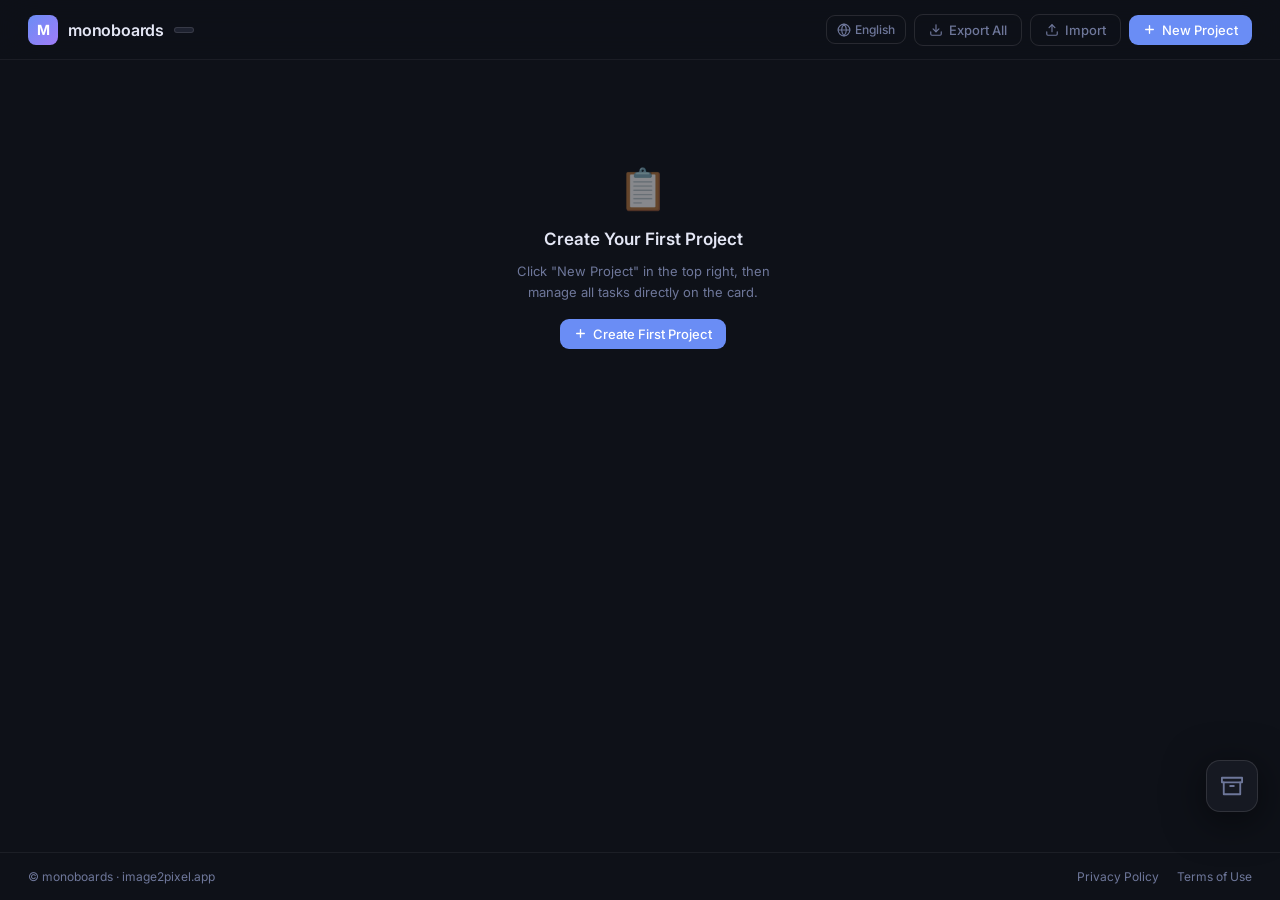
<file: index.html>
<!DOCTYPE html>
<html lang="zh-TW">
<head>
  <meta charset="UTF-8" />
  <meta name="viewport" content="width=device-width, initial-scale=1.0" />
  <title>monoboards — 純靜態離線項目管理工具</title>
  <meta name="description" content="monoboards 是純靜態離線項目管理工具。開瀏覽器就能用，數據存在本地，零伺服器、零依賴。支援看板拖曳、Todo 清單、子任務、進度追蹤與 Markdown 導出。">
  <meta name="keywords" content="monoboards, 項目管理, 看板, kanban, todo, 任務管理, 離線工具, 本地存儲, 靜態網頁, 生產力工具">
  <meta name="author" content="monoboards">
  <meta name="robots" content="index, follow">
  <link rel="canonical" href="https://jobyu.github.io/monoboards/">
  <link rel="icon" type="image/svg+xml" href="favicon.svg">

  <!-- Open Graph -->
  <meta property="og:title" content="monoboards — 純靜態離線項目管理工具">
  <meta property="og:description" content="開瀏覽器就能用，數據存在本地。支援看板拖曳、Todo 清單、子任務、進度追蹤與 Markdown 導出。">
  <meta property="og:type" content="website">
  <meta property="og:url" content="https://jobyu.github.io/monoboards/">
  <meta property="og:image" content="https://jobyu.github.io/monoboards/assets/og-image.png">
  <meta property="og:image:width" content="1200">
  <meta property="og:image:height" content="630">
  <meta property="og:image:type" content="image/png">
  <meta property="og:locale" content="zh_TW">
  <meta property="og:site_name" content="monoboards">

  <!-- Twitter Card -->
  <meta name="twitter:card" content="summary_large_image">
  <meta name="twitter:title" content="monoboards — 純靜態離線項目管理工具">
  <meta name="twitter:description" content="開瀏覽器就能用，數據存在本地。支援看板拖曳、Todo 清單、子任務、進度追蹤與 Markdown 導出。">
  <meta name="twitter:image" content="https://jobyu.github.io/monoboards/assets/og-image.png">

  <!-- JSON-LD -->
  <script type="application/ld+json">
  {
    "@context": "https://schema.org",
    "@type": "WebApplication",
    "name": "monoboards",
    "description": "純靜態離線項目管理工具。開瀏覽器就能用，數據存在本地，零伺服器、零依賴。",
    "url": "https://jobyu.github.io/monoboards/",
    "applicationCategory": "ProductivityApplication",
    "operatingSystem": "Any",
    "inLanguage": ["zh-TW", "zh-CN", "en"],
    "offers": {
      "@type": "Offer",
      "price": "0",
      "priceCurrency": "USD"
    }
  }
  </script>

  <link rel="preconnect" href="https://fonts.googleapis.com">
  <link rel="preconnect" href="https://fonts.gstatic.com" crossorigin>
  <link href="https://fonts.googleapis.com/css2?family=Inter:ital,opsz,wght@0,14..32,300;0,14..32,400;0,14..32,500;0,14..32,600;0,14..32,700;1,14..32,400&display=swap" rel="stylesheet">
  <link rel="stylesheet" href="app.css" />
</head>
<body>
<div class="app">
  <header class="header">
    <div class="header-left">
      <div class="logo">M</div>
      <span class="header-title">monoboards</span>
      <span class="header-badge" id="headerBadge"></span>
    </div>
    <div class="header-actions">
      <div class="lang-wrap">
        <button class="btn btn-ghost lang-btn" id="langBtn" onclick="toggleLangMenu(event)">
          <svg width="14" height="14" viewBox="0 0 24 24" fill="none" stroke="currentColor" stroke-width="2" stroke-linecap="round" stroke-linejoin="round"><circle cx="12" cy="12" r="10"/><line x1="2" y1="12" x2="22" y2="12"/><path d="M12 2a15.3 15.3 0 0 1 4 10 15.3 15.3 0 0 1-4 10 15.3 15.3 0 0 1-4-10 15.3 15.3 0 0 1 4-10z"/></svg>
          <span id="langLabel"></span>
        </button>
        <div class="lang-menu" id="langMenu">
          <button class="lang-item" id="lang-zh-TW" onclick="setLang('zh-TW')">繁體中文</button>
          <button class="lang-item" id="lang-zh-CN" onclick="setLang('zh-CN')">简体中文</button>
          <button class="lang-item" id="lang-en" onclick="setLang('en')">English</button>
        </div>
      </div>
      <button class="btn btn-ghost" onclick="exportMd()">
        <svg width="14" height="14" viewBox="0 0 24 24" fill="none" stroke="currentColor" stroke-width="2" stroke-linecap="round" stroke-linejoin="round"><path d="M21 15v4a2 2 0 0 1-2 2H5a2 2 0 0 1-2-2v-4"/><polyline points="7 10 12 15 17 10"/><line x1="12" y1="15" x2="12" y2="3"/></svg>
        <span id="exportAllBtn">導出全部</span>
      </button>
      <button class="btn btn-ghost" onclick="document.getElementById('importFile').click()">
        <svg width="14" height="14" viewBox="0 0 24 24" fill="none" stroke="currentColor" stroke-width="2" stroke-linecap="round" stroke-linejoin="round"><path d="M21 15v4a2 2 0 0 1-2 2H5a2 2 0 0 1-2-2v-4"/><polyline points="17 8 12 3 7 8"/><line x1="12" y1="3" x2="12" y2="15"/></svg>
        <span id="importBtn">導入</span>
      </button>
      <input type="file" id="importFile" accept=".md,.markdown" style="display:none" onchange="importMd(this)">
      <button class="btn btn-primary" onclick="openModal()">
        <svg width="13" height="13" viewBox="0 0 24 24" fill="none" stroke="currentColor" stroke-width="2.5" stroke-linecap="round" stroke-linejoin="round"><line x1="12" y1="5" x2="12" y2="19"/><line x1="5" y1="12" x2="19" y2="12"/></svg>
        <span id="addProjectBtn">新增項目</span>
      </button>
    </div>
  </header>

  <main class="main">
    <div class="grid" id="grid"></div>
  </main>
  <footer class="footer">
    <div>&copy; monoboards · <a href="https://image2pixel.app" style="color:var(--text-muted);text-decoration:none;">image2pixel.app</a></div>
    <div class="footer-links">
      <a href="privacy.html" id="footerPrivacy">隱私協議</a>
      <a href="terms.html" id="footerTerms">使用協議</a>
    </div>
  </footer>
</div>

<div class="overlay hidden" id="modalOverlay" onclick="if(event.target===this)closeModal()">
  <div class="modal">
    <div class="modal-title" id="modalTitle">新增項目</div>
    <label class="form-label" id="modalLabel">項目名稱</label>
    <input class="form-input" id="newName" placeholder="例如：網站改版、Q3 計劃…" maxlength="80"
      onkeydown="if(event.key==='Enter')confirmModal()" />
    <div class="modal-actions">
      <button class="btn btn-ghost" id="modalCancel" onclick="closeModal()">取消</button>
      <button class="btn btn-primary" id="modalCreate" onclick="confirmModal()">建立</button>
    </div>
  </div>
</div>

<div class="toasts" id="toasts"></div>

<button type="button" class="archive-fab" id="archiveFab" onclick="toggleBoardArchiveView()" aria-label="Archive"></button>

<script src="i18n.js"></script>
<script src="app.js"></script>
</body>
</html>
</file>
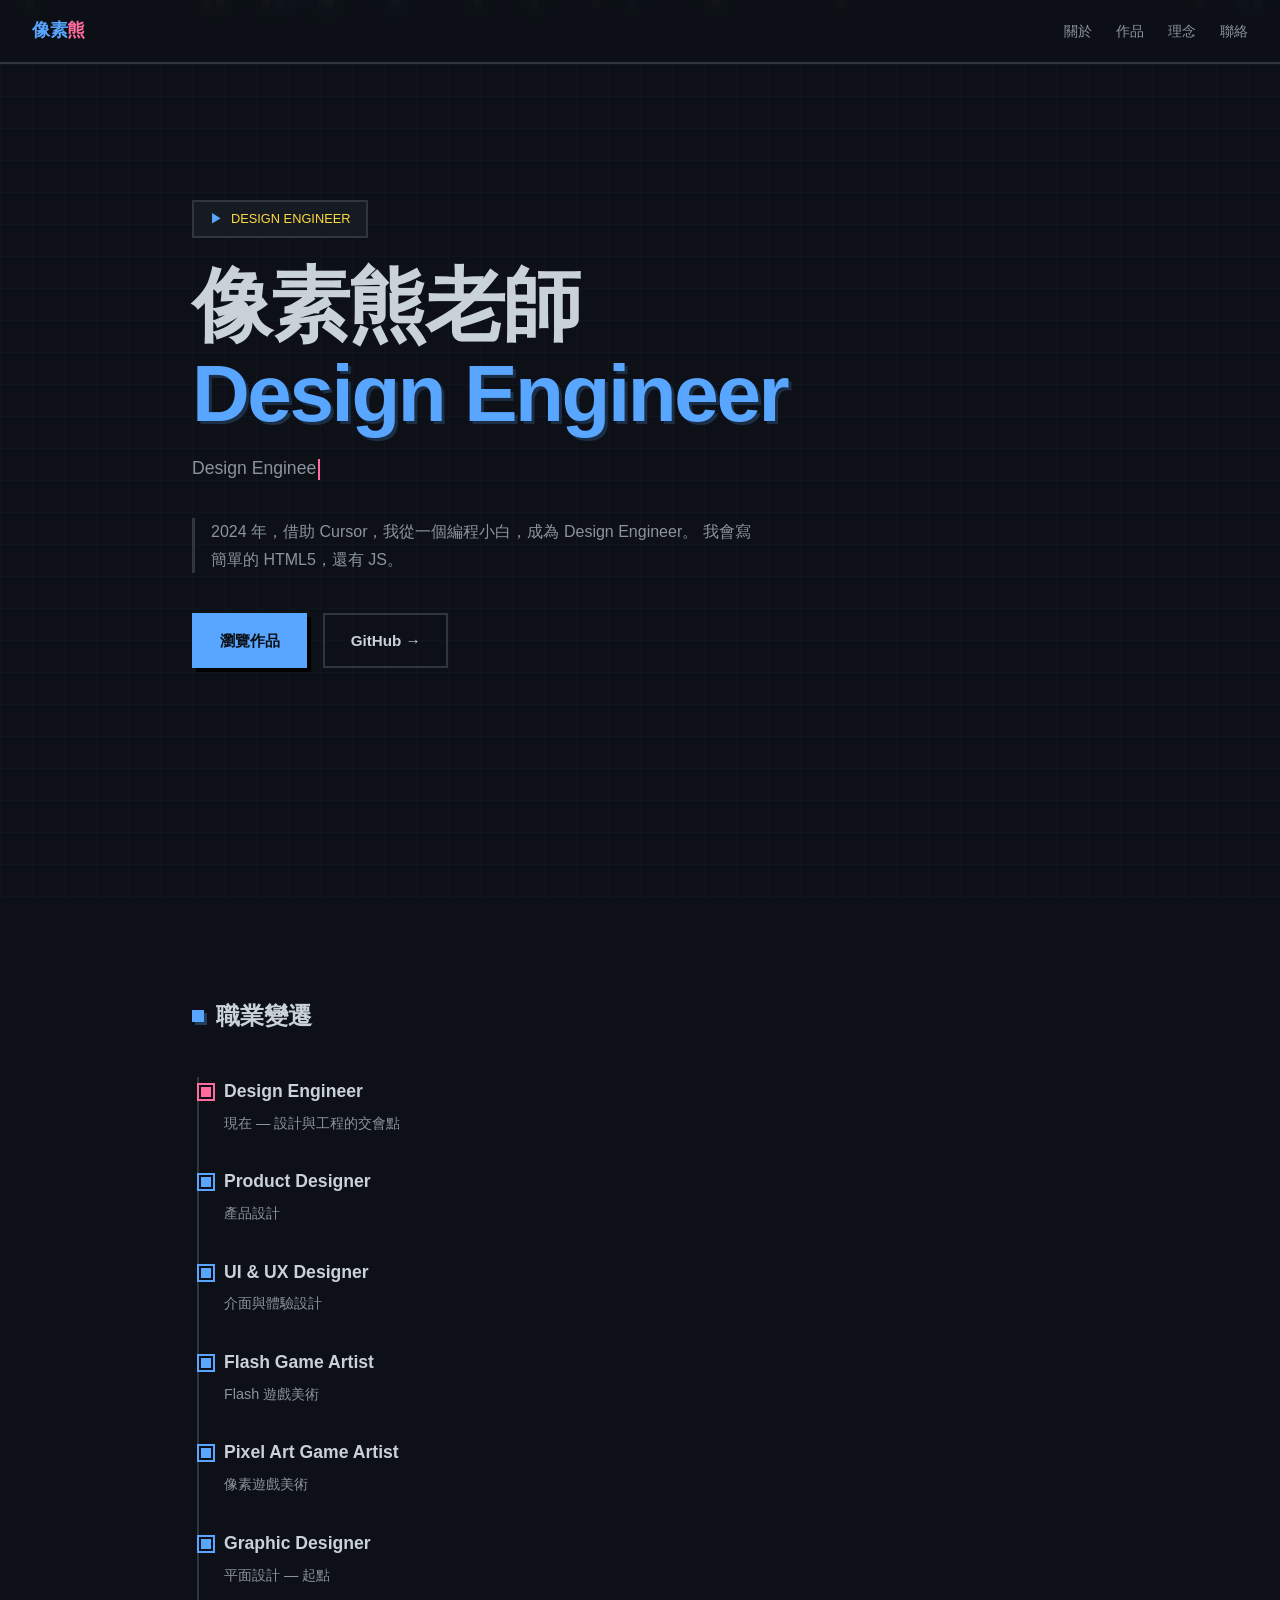
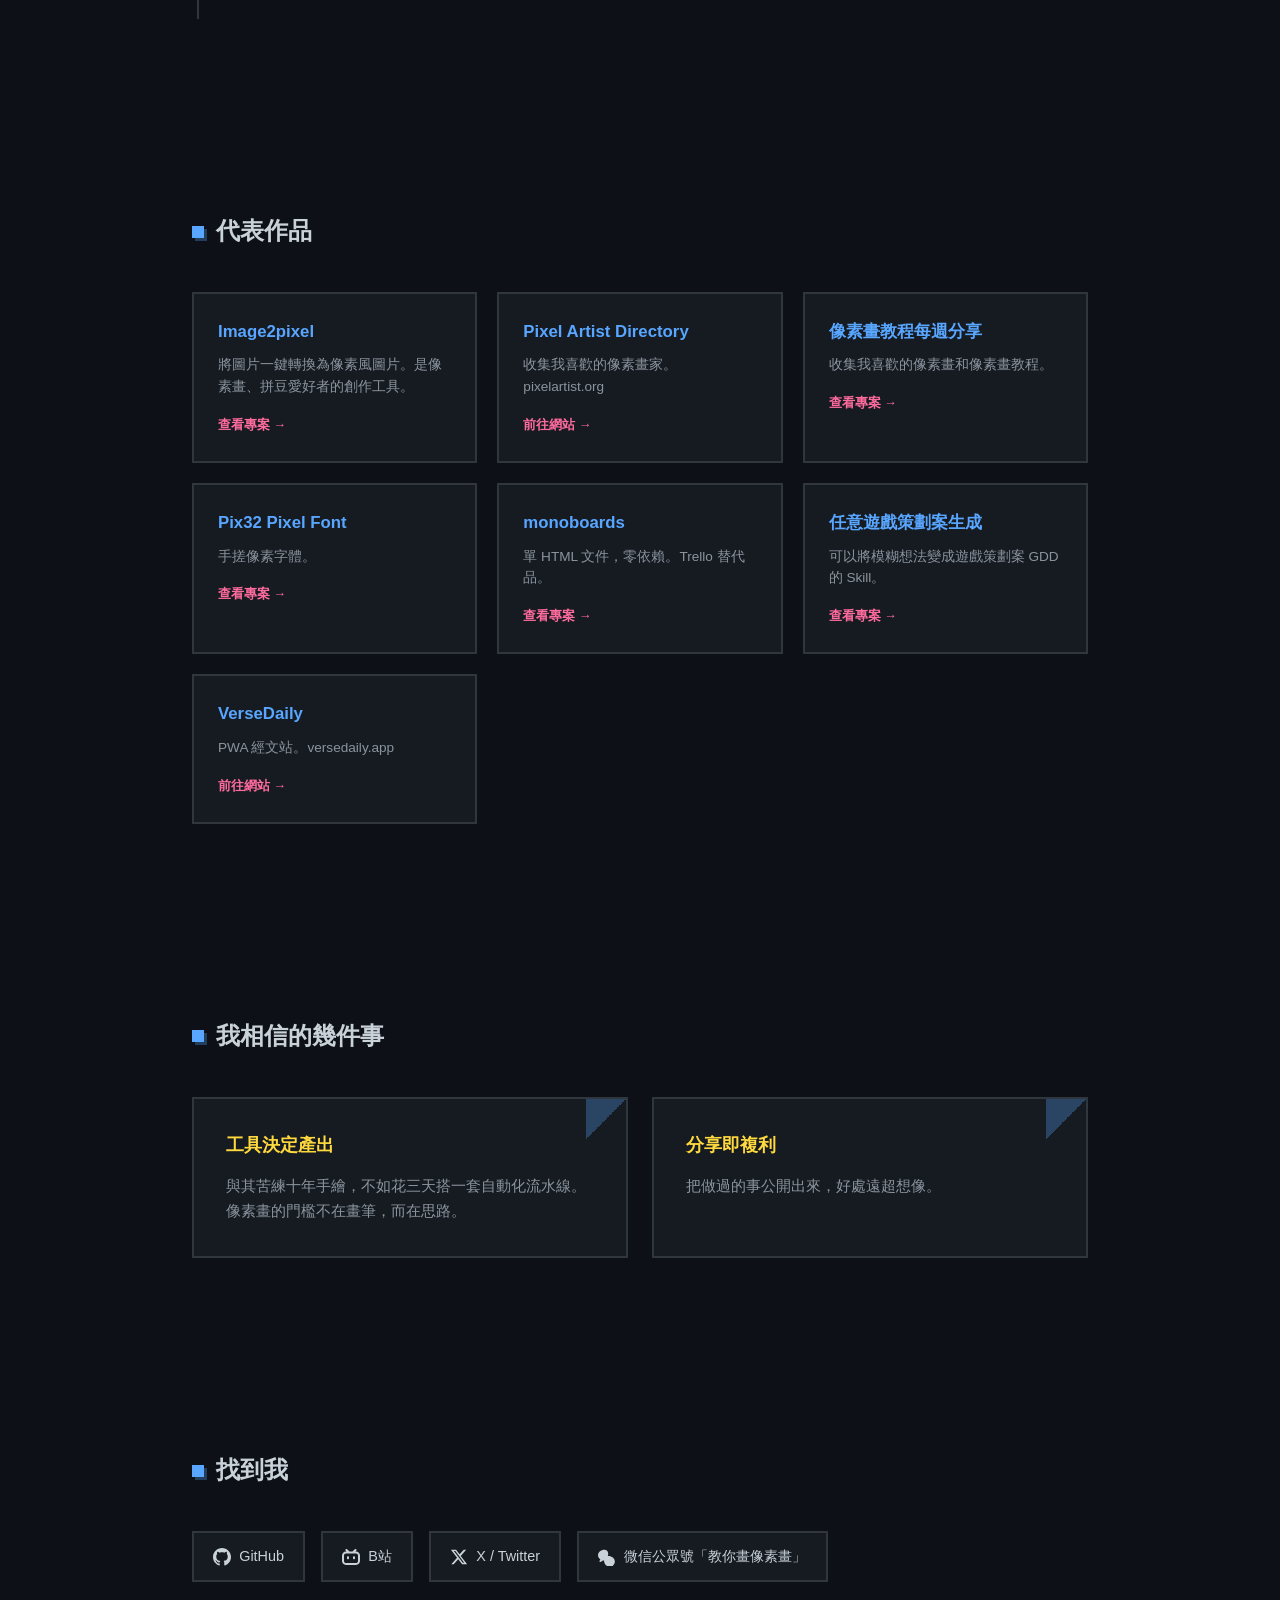
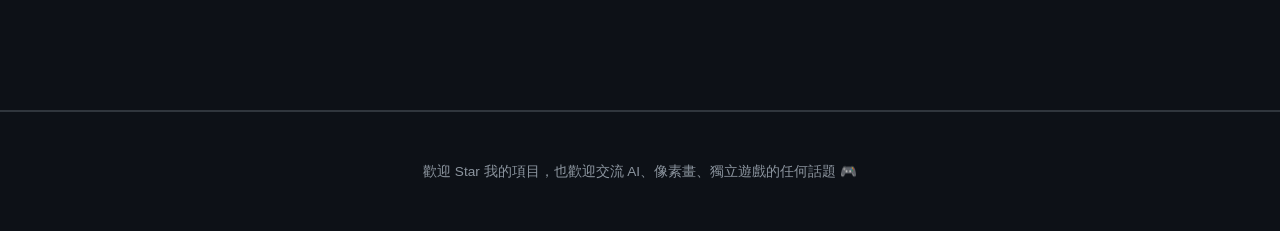
<file: pixelbear.html>
<!DOCTYPE html>
<html lang="zh-TW">
<head>
  <meta charset="UTF-8">
  <meta name="viewport" content="width=device-width, initial-scale=1.0">
  <title>像素熊老師 — Design Engineer</title>
  <style>
    :root {
      --bg: #0d1117;
      --bg-card: #161b22;
      --bg-hover: #1c2128;
      --text: #c9d1d9;
      --text-dim: #8b949e;
      --accent: #58a6ff;
      --accent-2: #ff6b9d;
      --accent-3: #ffd93d;
      --border: #30363d;
      --pixel-shadow: 4px 4px 0 #000;
    }

    * {
      margin: 0;
      padding: 0;
      box-sizing: border-box;
    }

    html {
      scroll-behavior: smooth;
    }

    body {
      font-family: -apple-system, BlinkMacSystemFont, "Segoe UI", "Noto Sans TC", sans-serif;
      background: var(--bg);
      color: var(--text);
      line-height: 1.7;
      overflow-x: hidden;
    }

    /* Pixel grid background */
    body::before {
      content: "";
      position: fixed;
      inset: 0;
      background-image:
        linear-gradient(rgba(88, 166, 255, 0.03) 1px, transparent 1px),
        linear-gradient(90deg, rgba(88, 166, 255, 0.03) 1px, transparent 1px);
      background-size: 32px 32px;
      pointer-events: none;
      z-index: 0;
    }

    /* Floating pixels */
    .pixels-container {
      position: fixed;
      inset: 0;
      pointer-events: none;
      z-index: 1;
      overflow: hidden;
    }

    .pixel {
      position: absolute;
      width: 8px;
      height: 8px;
      opacity: 0.4;
      animation: float linear infinite;
    }

    @keyframes float {
      0% { transform: translateY(100vh) rotate(0deg); opacity: 0; }
      10% { opacity: 0.4; }
      90% { opacity: 0.4; }
      100% { transform: translateY(-10vh) rotate(360deg); opacity: 0; }
    }

    /* Navigation */
    nav {
      position: fixed;
      top: 0;
      width: 100%;
      padding: 1rem 2rem;
      display: flex;
      justify-content: space-between;
      align-items: center;
      background: rgba(13, 17, 23, 0.9);
      backdrop-filter: blur(10px);
      border-bottom: 2px solid var(--border);
      z-index: 100;
    }

    .nav-logo {
      font-weight: 800;
      font-size: 1.1rem;
      color: var(--accent);
      letter-spacing: -0.02em;
    }

    .nav-logo span {
      color: var(--accent-2);
    }

    .nav-links {
      display: flex;
      gap: 1.5rem;
      list-style: none;
    }

    .nav-links a {
      color: var(--text-dim);
      text-decoration: none;
      font-size: 0.9rem;
      transition: color 0.2s;
      position: relative;
    }

    .nav-links a:hover {
      color: var(--accent);
    }

    .nav-links a::after {
      content: "";
      position: absolute;
      bottom: -4px;
      left: 0;
      width: 0;
      height: 2px;
      background: var(--accent);
      transition: width 0.2s;
    }

    .nav-links a:hover::after {
      width: 100%;
    }

    /* Sections */
    section {
      position: relative;
      z-index: 2;
      max-width: 960px;
      margin: 0 auto;
      padding: 6rem 2rem;
    }

    /* Hero */
    .hero {
      min-height: 100vh;
      display: flex;
      flex-direction: column;
      justify-content: center;
      align-items: flex-start;
      padding-top: 4rem;
    }

    .hero-badge {
      display: inline-block;
      padding: 0.4rem 1rem;
      background: var(--bg-card);
      border: 2px solid var(--border);
      font-size: 0.8rem;
      color: var(--accent-3);
      margin-bottom: 1.5rem;
      position: relative;
    }

    .hero-badge::before {
      content: "▶";
      margin-right: 0.5rem;
      color: var(--accent);
      animation: blink 1s step-end infinite;
    }

    @keyframes blink {
      50% { opacity: 0; }
    }

    .hero h1 {
      font-size: clamp(2.5rem, 8vw, 5rem);
      font-weight: 900;
      line-height: 1.1;
      letter-spacing: -0.03em;
      margin-bottom: 1rem;
    }

    .hero h1 .name {
      display: block;
      color: var(--text);
    }

    .hero h1 .role {
      display: block;
      color: var(--accent);
      text-shadow: 3px 3px 0 rgba(88, 166, 255, 0.2);
    }

    .hero .subtitle {
      font-size: 1.1rem;
      color: var(--text-dim);
      margin-bottom: 2rem;
      min-height: 2rem;
    }

    .hero .subtitle .cursor {
      display: inline-block;
      width: 2px;
      height: 1.2em;
      background: var(--accent-2);
      margin-left: 2px;
      animation: blink 1s step-end infinite;
      vertical-align: middle;
    }

    .hero-desc {
      max-width: 560px;
      color: var(--text-dim);
      font-size: 1rem;
      margin-bottom: 2.5rem;
      padding-left: 1rem;
      border-left: 3px solid var(--border);
    }

    .hero-cta {
      display: flex;
      gap: 1rem;
      flex-wrap: wrap;
    }

    .btn {
      display: inline-block;
      padding: 0.8rem 1.6rem;
      text-decoration: none;
      font-weight: 600;
      font-size: 0.95rem;
      transition: all 0.15s;
      position: relative;
      border: 2px solid transparent;
    }

    .btn-primary {
      background: var(--accent);
      color: var(--bg);
      box-shadow: var(--pixel-shadow);
    }

    .btn-primary:hover {
      transform: translate(-2px, -2px);
      box-shadow: 6px 6px 0 #000;
    }

    .btn-secondary {
      background: transparent;
      color: var(--text);
      border-color: var(--border);
    }

    .btn-secondary:hover {
      border-color: var(--accent);
      color: var(--accent);
    }

    /* Section titles */
    .section-title {
      font-size: 1.5rem;
      font-weight: 800;
      margin-bottom: 2.5rem;
      display: flex;
      align-items: center;
      gap: 0.75rem;
    }

    .section-title::before {
      content: "";
      display: inline-block;
      width: 12px;
      height: 12px;
      background: var(--accent);
      box-shadow: 3px 3px 0 rgba(88, 166, 255, 0.3);
    }

    /* Timeline */
    .timeline {
      position: relative;
      padding-left: 2rem;
    }

    .timeline::before {
      content: "";
      position: absolute;
      left: 5px;
      top: 0;
      bottom: 0;
      width: 2px;
      background: var(--border);
    }

    .timeline-item {
      position: relative;
      padding-bottom: 2rem;
      opacity: 0;
      transform: translateX(-20px);
      transition: all 0.5s ease;
    }

    .timeline-item.visible {
      opacity: 1;
      transform: translateX(0);
    }

    .timeline-item::before {
      content: "";
      position: absolute;
      left: -1.55rem;
      top: 0.5rem;
      width: 10px;
      height: 10px;
      background: var(--accent);
      border: 2px solid var(--bg);
      box-shadow: 0 0 0 2px var(--accent);
    }

    .timeline-item.current::before {
      background: var(--accent-2);
      box-shadow: 0 0 0 2px var(--accent-2);
      animation: pulse 2s ease-in-out infinite;
    }

    @keyframes pulse {
      0%, 100% { box-shadow: 0 0 0 2px var(--accent-2); }
      50% { box-shadow: 0 0 0 4px rgba(255, 107, 157, 0.3); }
    }

    .timeline-item h3 {
      font-size: 1.1rem;
      font-weight: 700;
      color: var(--text);
    }

    .timeline-item p {
      color: var(--text-dim);
      font-size: 0.9rem;
      margin-top: 0.25rem;
    }

    /* Projects Grid */
    .projects-grid {
      display: grid;
      grid-template-columns: repeat(auto-fill, minmax(280px, 1fr));
      gap: 1.25rem;
    }

    .project-card {
      background: var(--bg-card);
      border: 2px solid var(--border);
      padding: 1.5rem;
      transition: all 0.2s;
      position: relative;
      overflow: hidden;
    }

    .project-card::before {
      content: "";
      position: absolute;
      top: 0;
      left: 0;
      width: 100%;
      height: 3px;
      background: var(--accent);
      transform: scaleX(0);
      transform-origin: left;
      transition: transform 0.3s;
    }

    .project-card:hover {
      border-color: var(--accent);
      transform: translateY(-4px);
      box-shadow: 0 8px 24px rgba(0,0,0,0.3);
    }

    .project-card:hover::before {
      transform: scaleX(1);
    }

    .project-card h3 {
      font-size: 1.05rem;
      font-weight: 700;
      margin-bottom: 0.5rem;
      color: var(--accent);
    }

    .project-card p {
      font-size: 0.85rem;
      color: var(--text-dim);
      line-height: 1.6;
    }

    .project-card .project-link {
      display: inline-block;
      margin-top: 1rem;
      font-size: 0.8rem;
      color: var(--accent-2);
      text-decoration: none;
      font-weight: 600;
    }

    .project-card .project-link::after {
      content: " →";
      transition: margin 0.2s;
    }

    .project-card:hover .project-link::after {
      margin-left: 4px;
    }

    /* Philosophy */
    .philosophy-grid {
      display: grid;
      grid-template-columns: repeat(auto-fit, minmax(300px, 1fr));
      gap: 1.5rem;
    }

    .philosophy-card {
      background: var(--bg-card);
      border: 2px solid var(--border);
      padding: 2rem;
      position: relative;
    }

    .philosophy-card::before {
      content: "";
      position: absolute;
      top: 0;
      right: 0;
      width: 40px;
      height: 40px;
      background: linear-gradient(135deg, var(--accent) 50%, transparent 50%);
      opacity: 0.3;
    }

    .philosophy-card h3 {
      font-size: 1.1rem;
      font-weight: 700;
      margin-bottom: 0.75rem;
      color: var(--accent-3);
    }

    .philosophy-card p {
      color: var(--text-dim);
      font-size: 0.95rem;
    }

    /* Contact */
    .contact-links {
      display: flex;
      flex-wrap: wrap;
      gap: 1rem;
    }

    .contact-link {
      display: inline-flex;
      align-items: center;
      gap: 0.5rem;
      padding: 0.7rem 1.2rem;
      background: var(--bg-card);
      border: 2px solid var(--border);
      color: var(--text);
      text-decoration: none;
      font-size: 0.9rem;
      transition: all 0.2s;
    }

    .contact-link:hover {
      border-color: var(--accent);
      color: var(--accent);
      transform: translateY(-2px);
    }

    .contact-link svg {
      width: 18px;
      height: 18px;
      fill: currentColor;
    }

    .footer {
      text-align: center;
      padding: 3rem 2rem;
      color: var(--text-dim);
      font-size: 0.85rem;
      border-top: 2px solid var(--border);
      margin-top: 2rem;
    }

    .footer span {
      color: var(--accent-2);
    }

    /* Mobile */
    @media (max-width: 640px) {
      nav {
        padding: 1rem;
      }
      .nav-links {
        gap: 1rem;
      }
      section {
        padding: 4rem 1.5rem;
      }
      .hero-cta {
        width: 100%;
      }
      .btn {
        width: 100%;
        text-align: center;
      }
      .timeline {
        padding-left: 1.5rem;
      }
    }

    /* Scrollbar */
    ::-webkit-scrollbar {
      width: 8px;
    }
    ::-webkit-scrollbar-track {
      background: var(--bg);
    }
    ::-webkit-scrollbar-thumb {
      background: var(--border);
    }
    ::-webkit-scrollbar-thumb:hover {
      background: var(--text-dim);
    }
  </style>
</head>
<body>
  <!-- Floating Pixels -->
  <div class="pixels-container" id="pixels"></div>

  <!-- Navigation -->
  <nav>
    <div class="nav-logo">像素<span>熊</span></div>
    <ul class="nav-links">
      <li><a href="#about">關於</a></li>
      <li><a href="#projects">作品</a></li>
      <li><a href="#philosophy">理念</a></li>
      <li><a href="#contact">聯絡</a></li>
    </ul>
  </nav>

  <!-- Hero -->
  <section class="hero">
    <div class="hero-badge">DESIGN ENGINEER</div>
    <h1>
      <span class="name">像素熊老師</span>
      <span class="role">Design Engineer</span>
    </h1>
    <div class="subtitle" id="typewriter"></div>
    <p class="hero-desc">
      2024 年，借助 Cursor，我從一個編程小白，成為 Design Engineer。
      我會寫簡單的 HTML5，還有 JS。
    </p>
    <div class="hero-cta">
      <a href="#projects" class="btn btn-primary">瀏覽作品</a>
      <a href="https://github.com/JobYu" target="_blank" class="btn btn-secondary">GitHub →</a>
    </div>
  </section>

  <!-- About / Timeline -->
  <section id="about">
    <h2 class="section-title">職業變遷</h2>
    <div class="timeline">
      <div class="timeline-item current">
        <h3>Design Engineer</h3>
        <p>現在 — 設計與工程的交會點</p>
      </div>
      <div class="timeline-item">
        <h3>Product Designer</h3>
        <p>產品設計</p>
      </div>
      <div class="timeline-item">
        <h3>UI & UX Designer</h3>
        <p>介面與體驗設計</p>
      </div>
      <div class="timeline-item">
        <h3>Flash Game Artist</h3>
        <p>Flash 遊戲美術</p>
      </div>
      <div class="timeline-item">
        <h3>Pixel Art Game Artist</h3>
        <p>像素遊戲美術</p>
      </div>
      <div class="timeline-item">
        <h3>Graphic Designer</h3>
        <p>平面設計 — 起點</p>
      </div>
    </div>
  </section>

  <!-- Projects -->
  <section id="projects">
    <h2 class="section-title">代表作品</h2>
    <div class="projects-grid">
      <div class="project-card">
        <h3>Image2pixel</h3>
        <p>將圖片一鍵轉換為像素風圖片。是像素畫、拼豆愛好者的創作工具。</p>
        <a href="https://github.com/JobYu/image2pixel-web" target="_blank" class="project-link">查看專案</a>
      </div>
      <div class="project-card">
        <h3>Pixel Artist Directory</h3>
        <p>收集我喜歡的像素畫家。pixelartist.org</p>
        <a href="https://www.pixelartist.org/" target="_blank" class="project-link">前往網站</a>
      </div>
      <div class="project-card">
        <h3>像素畫教程每週分享</h3>
        <p>收集我喜歡的像素畫和像素畫教程。</p>
        <a href="https://github.com/JobYu/Weekly_PixelartTutorials" target="_blank" class="project-link">查看專案</a>
      </div>
      <div class="project-card">
        <h3>Pix32 Pixel Font</h3>
        <p>手搓像素字體。</p>
        <a href="https://github.com/JobYu/Pix32" target="_blank" class="project-link">查看專案</a>
      </div>
      <div class="project-card">
        <h3>monoboards</h3>
        <p>單 HTML 文件，零依賴。Trello 替代品。</p>
        <a href="https://github.com/JobYu/monoboards" target="_blank" class="project-link">查看專案</a>
      </div>
      <div class="project-card">
        <h3>任意遊戲策劃案生成</h3>
        <p>可以將模糊想法變成遊戲策劃案 GDD 的 Skill。</p>
        <a href="https://github.com/JobYu/game-design-document" target="_blank" class="project-link">查看專案</a>
      </div>
      <div class="project-card">
        <h3>VerseDaily</h3>
        <p>PWA 經文站。versedaily.app</p>
        <a href="https://versedaily.app/" target="_blank" class="project-link">前往網站</a>
      </div>
    </div>
  </section>

  <!-- Philosophy -->
  <section id="philosophy">
    <h2 class="section-title">我相信的幾件事</h2>
    <div class="philosophy-grid">
      <div class="philosophy-card">
        <h3>工具決定產出</h3>
        <p>與其苦練十年手繪，不如花三天搭一套自動化流水線。像素畫的門檻不在畫筆，而在思路。</p>
      </div>
      <div class="philosophy-card">
        <h3>分享即複利</h3>
        <p>把做過的事公開出來，好處遠超想像。</p>
      </div>
    </div>
  </section>

  <!-- Contact -->
  <section id="contact">
    <h2 class="section-title">找到我</h2>
    <div class="contact-links">
      <a href="https://github.com/JobYu" target="_blank" class="contact-link">
        <svg viewBox="0 0 24 24"><path d="M12 0c-6.626 0-12 5.373-12 12 0 5.302 3.438 9.8 8.207 11.387.599.111.793-.261.793-.577v-2.234c-3.338.726-4.033-1.416-4.033-1.416-.546-1.387-1.333-1.756-1.333-1.756-1.089-.745.083-.729.083-.729 1.205.084 1.839 1.237 1.839 1.237 1.07 1.834 2.807 1.304 3.492.997.107-.775.418-1.305.762-1.604-2.665-.305-5.467-1.334-5.467-5.931 0-1.311.469-2.381 1.236-3.221-.124-.303-.535-1.524.117-3.176 0 0 1.008-.322 3.301 1.23.957-.266 1.983-.399 3.003-.404 1.02.005 2.047.138 3.006.404 2.291-1.552 3.297-1.23 3.297-1.23.653 1.653.242 2.874.118 3.176.77.84 1.235 1.911 1.235 3.221 0 4.609-2.807 5.624-5.479 5.921.43.372.823 1.102.823 2.222v3.293c0 .319.192.694.801.576 4.765-1.589 8.199-6.086 8.199-11.386 0-6.627-5.373-12-12-12z"/></svg>
        GitHub
      </a>
      <a href="https://space.bilibili.com/11484264" target="_blank" class="contact-link">
        <svg viewBox="0 0 24 24"><path d="M17.813 4.653h.854c1.51.054 2.769.578 3.773 1.574 1.004.995 1.524 2.249 1.56 3.76v7.36c-.036 1.51-.556 2.769-1.56 3.773s-2.262 1.524-3.773 1.56H5.333c-1.51-.036-2.769-.556-3.773-1.56S.036 18.858 0 17.347v-7.36c.036-1.511.556-2.765 1.56-3.76 1.004-.996 2.262-1.52 3.773-1.574h.774l-1.174-1.12a1.234 1.234 0 0 1-.373-.906c0-.356.124-.658.373-.907l.027-.027c.267-.249.573-.373.92-.373.347 0 .653.124.92.373L9.653 4.44c.071.071.134.142.187.213h4.267a.836.836 0 0 1 .16-.213l2.853-2.747c.267-.249.573-.373.92-.373.347 0 .662.151.929.4.267.249.391.551.391.907 0 .355-.124.657-.373.906zM5.333 7.24c-.746.018-1.373.276-1.88.773-.506.498-.769 1.13-.786 1.894v7.52c.017.764.28 1.395.786 1.893.507.498 1.134.756 1.88.773h13.334c.746-.017 1.373-.275 1.88-.773.506-.498.769-1.129.786-1.893v-7.52c-.017-.765-.28-1.396-.786-1.894-.507-.497-1.134-.755-1.88-.773zM8 11.107c.373 0 .684.124.933.373.25.249.383.569.4.96v1.173c-.017.391-.15.711-.4.96-.249.25-.56.374-.933.374s-.684-.125-.933-.374c-.25-.249-.383-.569-.4-.96V12.44c0-.373.129-.689.386-.947.258-.257.574-.386.947-.386zm8 0c.373 0 .684.124.933.373.25.249.383.569.4.96v1.173c-.017.391-.15.711-.4.96-.249.25-.56.374-.933.374s-.684-.125-.933-.374c-.25-.249-.383-.569-.4-.96V12.44c.017-.391.15-.711.4-.96.249-.249.56-.373.933-.373z"/></svg>
        B站
      </a>
      <a href="https://x.com/pixel32" target="_blank" class="contact-link">
        <svg viewBox="0 0 24 24"><path d="M18.244 2.25h3.308l-7.227 8.26 8.502 11.24H16.17l-5.214-6.817L4.99 21.75H1.68l7.73-8.835L1.254 2.25H8.08l4.713 6.231zm-1.161 17.52h1.833L7.084 4.126H5.117z"/></svg>
        X / Twitter
      </a>
      <span class="contact-link" style="cursor: default;">
        <svg viewBox="0 0 24 24"><path d="M8.691 2.188C3.891 2.188 0 5.476 0 9.53c0 2.212 1.17 4.203 3.067 5.591c-.13.487-.478 1.335-.96 2.023c-.553.78.113 1.82 1.005 1.523c1.319-.457 2.8-1.166 3.307-1.97c.416.088.847.136 1.29.136c.133 0 .265-.004.396-.012c-.006.146-.01.293-.01.44c0 4.2 3.492 7.605 7.8 7.605c.295 0 .584-.016.87-.046c.437.715 1.806 1.346 2.986 1.758c.816.29 1.41-.68.92-1.397c-.422-.617-.72-1.365-.828-1.79c1.607-1.343 2.627-3.33 2.627-5.54c0-4.055-3.89-7.343-8.69-7.343c-.197 0-.391.007-.584.02C14.748 4.81 11.964 2.188 8.691 2.188z"/></svg>
        微信公眾號「教你畫像素畫」
      </span>
    </div>
  </section>

  <!-- Footer -->
  <div class="footer">
    <p>歡迎 Star 我的項目，也歡迎交流 AI、像素畫、獨立遊戲的任何話題 <span>🎮</span></p>
  </div>

  <script>
    // Typewriter effect
    const roles = [
      "Design Engineer",
      "Product Designer",
      "UI & UX Designer",
      "Flash Game Artist",
      "Pixel Art Game Artist",
      "Graphic Designer"
    ];
    let roleIndex = 0;
    let charIndex = 0;
    let isDeleting = false;
    const typewriter = document.getElementById('typewriter');

    function type() {
      const current = roles[roleIndex];
      if (isDeleting) {
        typewriter.innerHTML = current.substring(0, charIndex - 1) + '<span class="cursor"></span>';
        charIndex--;
      } else {
        typewriter.innerHTML = current.substring(0, charIndex + 1) + '<span class="cursor"></span>';
        charIndex++;
      }

      let speed = isDeleting ? 50 : 100;
      if (!isDeleting && charIndex === current.length) {
        speed = 2000;
        isDeleting = true;
      } else if (isDeleting && charIndex === 0) {
        isDeleting = false;
        roleIndex = (roleIndex + 1) % roles.length;
        speed = 300;
      }
      setTimeout(type, speed);
    }
    type();

    // Floating pixels
    const pixelsContainer = document.getElementById('pixels');
    const colors = ['#58a6ff', '#ff6b9d', '#ffd93d', '#7ee787', '#a371f7'];

    function createPixel() {
      const pixel = document.createElement('div');
      pixel.className = 'pixel';
      pixel.style.left = Math.random() * 100 + '%';
      pixel.style.background = colors[Math.floor(Math.random() * colors.length)];
      pixel.style.animationDuration = (Math.random() * 10 + 10) + 's';
      pixel.style.animationDelay = Math.random() * 5 + 's';
      pixelsContainer.appendChild(pixel);

      setTimeout(() => pixel.remove(), 20000);
    }

    for (let i = 0; i < 20; i++) createPixel();
    setInterval(createPixel, 3000);

    // Scroll reveal
    const observer = new IntersectionObserver((entries) => {
      entries.forEach(entry => {
        if (entry.isIntersecting) {
          entry.target.classList.add('visible');
        }
      });
    }, { threshold: 0.1 });

    document.querySelectorAll('.timeline-item').forEach(item => observer.observe(item));
  </script>
</body>
</html>
</file>
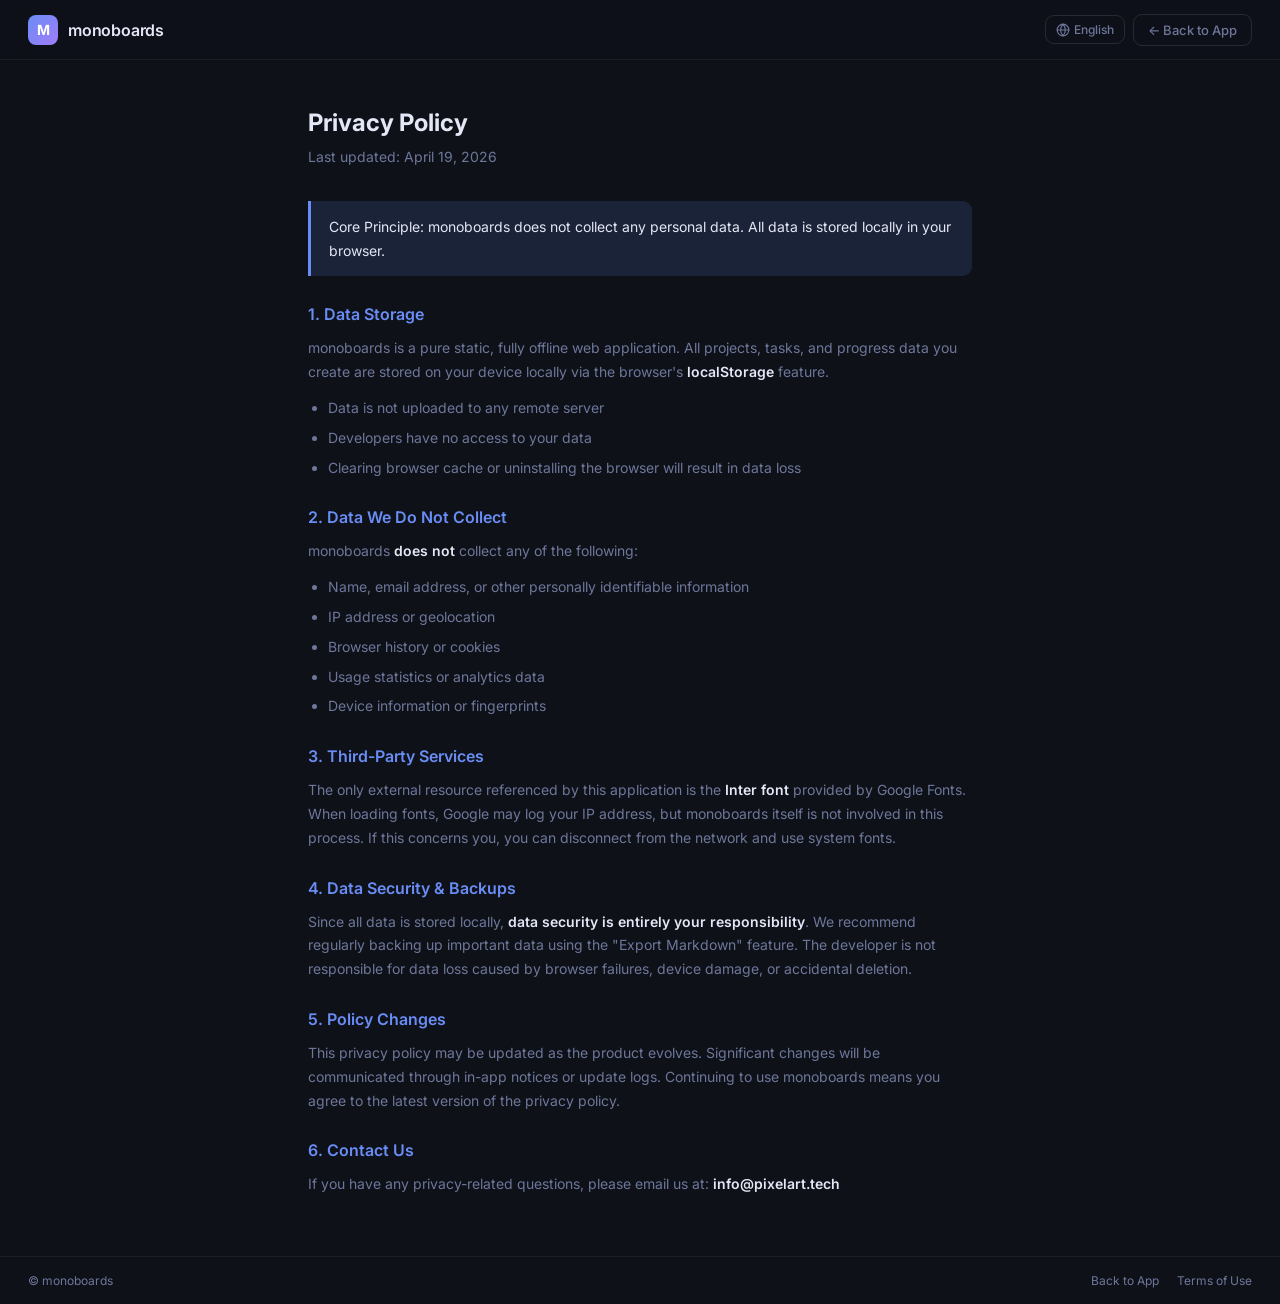
<file: privacy.html>
<!DOCTYPE html>
<html lang="zh-TW">
<head>
  <meta charset="UTF-8" />
  <meta name="viewport" content="width=device-width, initial-scale=1.0" />
  <title>monoboards</title>
  <link rel="preconnect" href="https://fonts.googleapis.com">
  <link rel="preconnect" href="https://fonts.gstatic.com" crossorigin>
  <link href="https://fonts.googleapis.com/css2?family=Inter:ital,opsz,wght@0,14..32,300;0,14..32,400;0,14..32,500;0,14..32,600;0,14..32,700;1,14..32,400&display=swap" rel="stylesheet">
  <style>
    *, *::before, *::after { box-sizing: border-box; margin: 0; padding: 0; }
    :root {
      --bg: #0e1118; --surface: #161922; --surface2: #1e2230; --border: rgba(255,255,255,0.06);
      --border2: rgba(255,255,255,0.11); --text: #e4e7f5; --text-muted: #6e779a; --text-dim: #3d4464;
      --accent: #6a8df5; --accent-soft: rgba(106,141,245,0.14); --green: #3ecf72; --red: #f06b6b;
      --radius: 14px; --radius-sm: 9px;
    }
    html, body { min-height: 100%; font-family: 'Inter', -apple-system, sans-serif; background: var(--bg); color: var(--text); -webkit-font-smoothing: antialiased; }
    .app { min-height: 100vh; display: flex; flex-direction: column; }
    .header { position: sticky; top: 0; z-index: 50; background: rgba(14,17,24,0.88); backdrop-filter: blur(20px); border-bottom: 1px solid var(--border); padding: 0 28px; height: 60px; display: flex; align-items: center; justify-content: space-between; }
    .header-left { display: flex; align-items: center; gap: 10px; }
    .logo { width: 30px; height: 30px; border-radius: 8px; background: linear-gradient(135deg, #6a8df5 0%, #a07cf8 100%); display: flex; align-items: center; justify-content: center; font-size: 14px; font-weight: 700; color: #fff; letter-spacing: -0.5px; flex-shrink: 0; }
    .header-title { font-size: 16px; font-weight: 600; letter-spacing: -0.2px; }
    .btn { display: inline-flex; align-items: center; gap: 6px; padding: 7px 14px; border-radius: var(--radius-sm); font-size: 13px; font-weight: 500; cursor: pointer; border: none; transition: all 0.15s ease; white-space: nowrap; font-family: inherit; text-decoration: none; }
    .btn-ghost { background: transparent; color: var(--text-muted); border: 1px solid var(--border2); }
    .btn-ghost:hover { background: var(--surface2); color: var(--text); }
    .lang-wrap { position: relative; }
    .lang-btn { gap: 4px; padding: 6px 10px; font-size: 12px; }
    .lang-menu { position: absolute; right: 0; top: 38px; z-index: 60; background: var(--surface); border: 1px solid var(--border2); border-radius: var(--radius-sm); box-shadow: var(--shadow-lg); min-width: 130px; padding: 6px; display: none; }
    .lang-menu.open { display: block; }
    .lang-item { width: 100%; display: flex; align-items: center; gap: 8px; padding: 8px 10px; border-radius: 8px; background: transparent; border: none; color: var(--text); cursor: pointer; font-family: inherit; font-size: 13px; text-align: left; }
    .lang-item:hover { background: var(--surface2); }
    .lang-item.active { color: var(--accent); }
    .main { flex: 1; max-width: 720px; margin: 0 auto; padding: 48px 28px; width: 100%; }
    h1 { font-size: 24px; font-weight: 700; margin-bottom: 8px; }
    .subtitle { color: var(--text-muted); font-size: 14px; margin-bottom: 32px; }
    h2 { font-size: 16px; font-weight: 600; margin-top: 28px; margin-bottom: 12px; color: var(--accent); }
    p { font-size: 14px; line-height: 1.7; color: var(--text-muted); margin-bottom: 12px; }
    ul { margin-left: 20px; margin-bottom: 16px; }
    li { font-size: 14px; line-height: 1.7; color: var(--text-muted); margin-bottom: 6px; }
    strong { color: var(--text); font-weight: 600; }
    .highlight { background: var(--accent-soft); border-left: 3px solid var(--accent); padding: 14px 18px; border-radius: 0 var(--radius-sm) var(--radius-sm) 0; margin: 20px 0; }
    .highlight p { margin: 0; color: var(--text); }
    .footer { border-top: 1px solid var(--border); padding: 16px 28px; display: flex; justify-content: space-between; align-items: center; font-size: 12px; color: var(--text-muted); flex-wrap: wrap; gap: 8px; }
    .footer-links { display: flex; gap: 18px; }
    .footer-links a { color: var(--text-muted); text-decoration: none; transition: color 0.15s; }
    .footer-links a:hover { color: var(--accent); }
    @media (max-width: 580px) { .header { padding: 0 16px; } .main { padding: 32px 16px; } h1 { font-size: 20px; } .footer { padding: 14px 16px; flex-direction: column; text-align: center; } }
  </style>
</head>
<body>
<div class="app">
  <header class="header">
    <div class="header-left">
      <div class="logo">M</div>
      <span class="header-title">monoboards</span>
    </div>
    <div style="display:flex;gap:8px;align-items:center;">
      <div class="lang-wrap">
        <button class="btn btn-ghost lang-btn" id="langBtn" onclick="toggleLangMenu(event)">
          <svg width="14" height="14" viewBox="0 0 24 24" fill="none" stroke="currentColor" stroke-width="2" stroke-linecap="round" stroke-linejoin="round"><circle cx="12" cy="12" r="10"/><line x1="2" y1="12" x2="22" y2="12"/><path d="M12 2a15.3 15.3 0 0 1 4 10 15.3 15.3 0 0 1-4 10 15.3 15.3 0 0 1-4-10 15.3 15.3 0 0 1 4-10z"/></svg>
          <span id="langLabel"></span>
        </button>
        <div class="lang-menu" id="langMenu">
          <button class="lang-item" id="lang-zh-TW" onclick="setLang('zh-TW')">繁體中文</button>
          <button class="lang-item" id="lang-zh-CN" onclick="setLang('zh-CN')">简体中文</button>
          <button class="lang-item" id="lang-en" onclick="setLang('en')">English</button>
        </div>
      </div>
      <a class="btn btn-ghost" href="index.html" id="backBtn">← 返回應用</a>
    </div>
  </header>

  <main class="main" id="content"></main>

  <footer class="footer">
    <div>&copy; monoboards</div>
    <div class="footer-links">
      <a href="index.html" id="footerHome"></a>
      <a href="terms.html" id="footerTerms"></a>
    </div>
  </footer>
</div>

<script>
const I18N = {
  'zh-TW': {
    backToApp: '← 返回應用',
    title: '隱私協議',
    subtitle: '最後更新日期：2026年4月19日',
    highlight: '核心原則：monoboards 不收集任何個人數據，所有數據僅保存在你的瀏覽器本地。',
    s1Title: '1. 數據存儲方式',
    s1P1: 'monoboards 是一款純靜態、完全離線的網頁應用。你創建的所有項目、待辦事項和進度數據僅通過瀏覽器的 <strong>localStorage</strong> 功能存儲在你的設備本地。',
    s1L1: '數據不會上傳到任何遠端伺服器',
    s1L2: '開發者無法訪問你的任何數據',
    s1L3: '清除瀏覽器緩存或卸載瀏覽器將導致數據丟失',
    s2Title: '2. 不收集的數據',
    s2P1: 'monoboards <strong>不會</strong>收集以下任何信息：',
    s2L1: '姓名、電子郵件地址或其他個人身份信息',
    s2L2: 'IP 地址或地理位置',
    s2L3: '瀏覽器歷史或 Cookie',
    s2L4: '使用統計或分析數據',
    s2L5: '設備信息或指紋',
    s3Title: '3. 第三方服務',
    s3P1: '本應用唯一引用的外部資源是 Google Fonts 提供的 <strong>Inter 字體</strong>。加載字體時，Google 可能會記錄你的 IP 地址，但 monoboards 本身不參與這一過程。如果你在意這一點，可以斷開網絡使用本地字體。',
    s4Title: '4. 數據安全與備份',
    s4P1: '由於數據僅存於本地，<strong>數據安全由你全權負責</strong>。建議定期使用「導出 Markdown」功能備份重要數據。開發者不對因瀏覽器故障、設備損壞或誤刪除導致的數據丟失承擔責任。',
    s5Title: '5. 協議變更',
    s5P1: '本隱私協議可能會隨產品更新而調整。重大變更將通過應用內提示或更新日誌告知。繼續使用 monoboards 即表示你同意最新版本的隱私協議。',
    s6Title: '6. 聯繫我們',
    s6P1: '如有任何隱私相關的疑問，請發送郵件至：<strong>info@pixelart.tech</strong>',
    home: '返回應用',
    terms: '使用協議',
    langLabel: '繁體中文'
  },
  'zh-CN': {
    backToApp: '← 返回应用',
    title: '隐私协议',
    subtitle: '最后更新日期：2026年4月19日',
    highlight: '核心原则：monoboards 不收集任何个人数据，所有数据仅保存在你的浏览器本地。',
    s1Title: '1. 数据存储方式',
    s1P1: 'monoboards 是一款纯静态、完全离线的网页应用。你创建的所有项目、待办事项和进度数据仅通过浏览器的 <strong>localStorage</strong> 功能存储在你的设备本地。',
    s1L1: '数据不会上传到任何远端服务器',
    s1L2: '开发者无法访问你的任何数据',
    s1L3: '清除浏览器缓存或卸载浏览器将导致数据丢失',
    s2Title: '2. 不收集的数据',
    s2P1: 'monoboards <strong>不会</strong>收集以下任何信息：',
    s2L1: '姓名、电子邮件地址或其他个人身份信息',
    s2L2: 'IP 地址或地理位置',
    s2L3: '浏览器历史或 Cookie',
    s2L4: '使用统计或分析数据',
    s2L5: '设备信息或指纹',
    s3Title: '3. 第三方服务',
    s3P1: '本应用唯一引用的外部资源是 Google Fonts 提供的 <strong>Inter 字体</strong>。加载字体时，Google 可能会记录你的 IP 地址，但 monoboards 本身不参与这一过程。如果你在意这一点，可以断开网络使用本地字体。',
    s4Title: '4. 数据安全与备份',
    s4P1: '由于数据仅存于本地，<strong>数据安全由你全权负责</strong>。建议定期使用「导出 Markdown」功能备份重要数据。开发者不对因浏览器故障、设备损坏或误删除导致的数据丢失承担责任。',
    s5Title: '5. 协议变更',
    s5P1: '本隐私协议可能会随产品更新而调整。重大变更将通过应用内提示或更新日志告知。继续使用 monoboards 即表示你同意最新版本的隐私协议。',
    s6Title: '6. 联系我们',
    s6P1: '如有任何隐私相关的疑问，请发送邮件至：<strong>info@pixelart.tech</strong>',
    home: '返回应用',
    terms: '使用协议',
    langLabel: '简体中文'
  },
  'en': {
    backToApp: '← Back to App',
    title: 'Privacy Policy',
    subtitle: 'Last updated: April 19, 2026',
    highlight: 'Core Principle: monoboards does not collect any personal data. All data is stored locally in your browser.',
    s1Title: '1. Data Storage',
    s1P1: 'monoboards is a pure static, fully offline web application. All projects, tasks, and progress data you create are stored on your device locally via the browser\'s <strong>localStorage</strong> feature.',
    s1L1: 'Data is not uploaded to any remote server',
    s1L2: 'Developers have no access to your data',
    s1L3: 'Clearing browser cache or uninstalling the browser will result in data loss',
    s2Title: '2. Data We Do Not Collect',
    s2P1: 'monoboards <strong>does not</strong> collect any of the following:',
    s2L1: 'Name, email address, or other personally identifiable information',
    s2L2: 'IP address or geolocation',
    s2L3: 'Browser history or cookies',
    s2L4: 'Usage statistics or analytics data',
    s2L5: 'Device information or fingerprints',
    s3Title: '3. Third-Party Services',
    s3P1: 'The only external resource referenced by this application is the <strong>Inter font</strong> provided by Google Fonts. When loading fonts, Google may log your IP address, but monoboards itself is not involved in this process. If this concerns you, you can disconnect from the network and use system fonts.',
    s4Title: '4. Data Security & Backups',
    s4P1: 'Since all data is stored locally, <strong>data security is entirely your responsibility</strong>. We recommend regularly backing up important data using the "Export Markdown" feature. The developer is not responsible for data loss caused by browser failures, device damage, or accidental deletion.',
    s5Title: '5. Policy Changes',
    s5P1: 'This privacy policy may be updated as the product evolves. Significant changes will be communicated through in-app notices or update logs. Continuing to use monoboards means you agree to the latest version of the privacy policy.',
    s6Title: '6. Contact Us',
    s6P1: 'If you have any privacy-related questions, please email us at: <strong>info@pixelart.tech</strong>',
    home: 'Back to App',
    terms: 'Terms of Use',
    langLabel: 'English'
  }
};

const LANG_NAMES = { 'zh-TW': '繁體中文', 'zh-CN': '简体中文', 'en': 'English' };

function detectLang() {
  const saved = localStorage.getItem('monoboards-lang');
  if (saved && I18N[saved]) return saved;
  const nav = navigator.language || navigator.userLanguage || 'zh-TW';
  if (nav.startsWith('zh-TW') || nav.startsWith('zh-HK')) return 'zh-TW';
  if (nav.startsWith('zh')) return 'zh-CN';
  if (nav.startsWith('en')) return 'en';
  return 'zh-TW';
}

let currentLang = detectLang();
document.documentElement.lang = currentLang === 'en' ? 'en' : currentLang;

function t(key) {
  return (I18N[currentLang] && I18N[currentLang][key]) || I18N['zh-TW'][key] || key;
}

function setLang(lang) {
  if (!I18N[lang]) return;
  currentLang = lang;
  localStorage.setItem('monoboards-lang', lang);
  document.documentElement.lang = lang === 'en' ? 'en' : lang;
  closeLangMenu();
  renderContent();
}

function toggleLangMenu(e) {
  e.stopPropagation();
  const menu = document.getElementById('langMenu');
  const isOpen = menu.classList.contains('open');
  closeMenus();
  if (!isOpen) menu.classList.add('open');
}

function closeLangMenu() {
  document.getElementById('langMenu').classList.remove('open');
}

function closeMenus() {
  closeLangMenu();
}

document.addEventListener('click', () => closeMenus());

function renderContent() {
  document.getElementById('langLabel').textContent = LANG_NAMES[currentLang];
  document.getElementById('backBtn').textContent = t('backToApp');
  document.getElementById('footerHome').textContent = t('home');
  document.getElementById('footerTerms').textContent = t('terms');

  document.querySelectorAll('.lang-item').forEach(el => el.classList.remove('active'));
  const active = document.getElementById('lang-' + currentLang);
  if (active) active.classList.add('active');

  document.getElementById('content').innerHTML = `
    <h1>${t('title')}</h1>
    <p class="subtitle">${t('subtitle')}</p>

    <div class="highlight">
      <p>${t('highlight')}</p>
    </div>

    <h2>${t('s1Title')}</h2>
    <p>${t('s1P1')}</p>
    <ul>
      <li>${t('s1L1')}</li>
      <li>${t('s1L2')}</li>
      <li>${t('s1L3')}</li>
    </ul>

    <h2>${t('s2Title')}</h2>
    <p>${t('s2P1')}</p>
    <ul>
      <li>${t('s2L1')}</li>
      <li>${t('s2L2')}</li>
      <li>${t('s2L3')}</li>
      <li>${t('s2L4')}</li>
      <li>${t('s2L5')}</li>
    </ul>

    <h2>${t('s3Title')}</h2>
    <p>${t('s3P1')}</p>

    <h2>${t('s4Title')}</h2>
    <p>${t('s4P1')}</p>

    <h2>${t('s5Title')}</h2>
    <p>${t('s5P1')}</p>

    <h2>${t('s6Title')}</h2>
    <p>${t('s6P1')}</p>
  `;
}

renderContent();
</script>
</body>
</html>
</file>
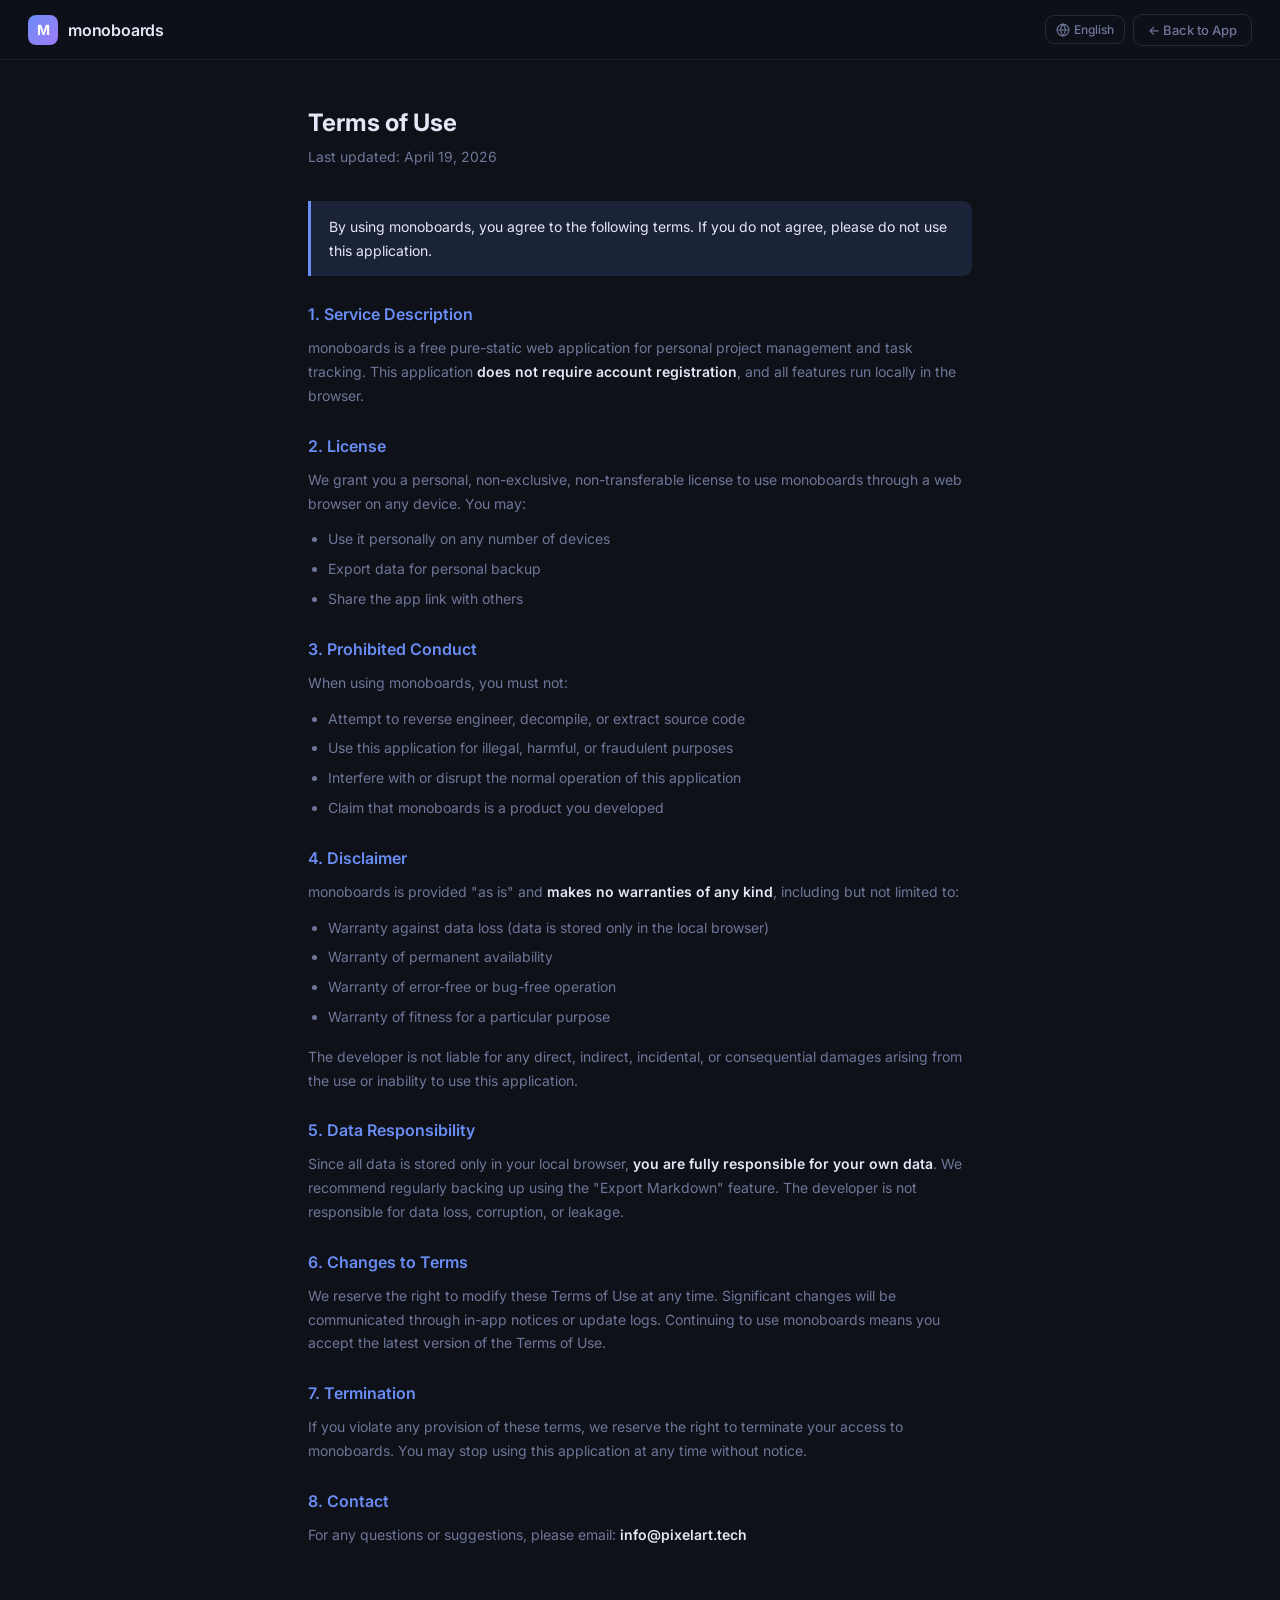
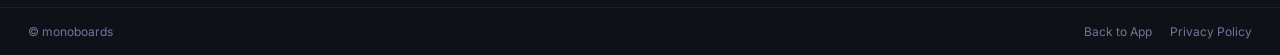
<file: terms.html>
<!DOCTYPE html>
<html lang="zh-TW">
<head>
  <meta charset="UTF-8" />
  <meta name="viewport" content="width=device-width, initial-scale=1.0" />
  <title>monoboards</title>
  <link rel="preconnect" href="https://fonts.googleapis.com">
  <link rel="preconnect" href="https://fonts.gstatic.com" crossorigin>
  <link href="https://fonts.googleapis.com/css2?family=Inter:ital,opsz,wght@0,14..32,300;0,14..32,400;0,14..32,500;0,14..32,600;0,14..32,700;1,14..32,400&display=swap" rel="stylesheet">
  <style>
    *, *::before, *::after { box-sizing: border-box; margin: 0; padding: 0; }
    :root {
      --bg: #0e1118; --surface: #161922; --surface2: #1e2230; --border: rgba(255,255,255,0.06);
      --border2: rgba(255,255,255,0.11); --text: #e4e7f5; --text-muted: #6e779a; --text-dim: #3d4464;
      --accent: #6a8df5; --accent-soft: rgba(106,141,245,0.14); --green: #3ecf72; --red: #f06b6b;
      --radius: 14px; --radius-sm: 9px;
    }
    html, body { min-height: 100%; font-family: 'Inter', -apple-system, sans-serif; background: var(--bg); color: var(--text); -webkit-font-smoothing: antialiased; }
    .app { min-height: 100vh; display: flex; flex-direction: column; }
    .header { position: sticky; top: 0; z-index: 50; background: rgba(14,17,24,0.88); backdrop-filter: blur(20px); border-bottom: 1px solid var(--border); padding: 0 28px; height: 60px; display: flex; align-items: center; justify-content: space-between; }
    .header-left { display: flex; align-items: center; gap: 10px; }
    .logo { width: 30px; height: 30px; border-radius: 8px; background: linear-gradient(135deg, #6a8df5 0%, #a07cf8 100%); display: flex; align-items: center; justify-content: center; font-size: 14px; font-weight: 700; color: #fff; letter-spacing: -0.5px; flex-shrink: 0; }
    .header-title { font-size: 16px; font-weight: 600; letter-spacing: -0.2px; }
    .btn { display: inline-flex; align-items: center; gap: 6px; padding: 7px 14px; border-radius: var(--radius-sm); font-size: 13px; font-weight: 500; cursor: pointer; border: none; transition: all 0.15s ease; white-space: nowrap; font-family: inherit; text-decoration: none; }
    .btn-ghost { background: transparent; color: var(--text-muted); border: 1px solid var(--border2); }
    .btn-ghost:hover { background: var(--surface2); color: var(--text); }
    .lang-wrap { position: relative; }
    .lang-btn { gap: 4px; padding: 6px 10px; font-size: 12px; }
    .lang-menu { position: absolute; right: 0; top: 38px; z-index: 60; background: var(--surface); border: 1px solid var(--border2); border-radius: var(--radius-sm); box-shadow: var(--shadow-lg); min-width: 130px; padding: 6px; display: none; }
    .lang-menu.open { display: block; }
    .lang-item { width: 100%; display: flex; align-items: center; gap: 8px; padding: 8px 10px; border-radius: 8px; background: transparent; border: none; color: var(--text); cursor: pointer; font-family: inherit; font-size: 13px; text-align: left; }
    .lang-item:hover { background: var(--surface2); }
    .lang-item.active { color: var(--accent); }
    .main { flex: 1; max-width: 720px; margin: 0 auto; padding: 48px 28px; width: 100%; }
    h1 { font-size: 24px; font-weight: 700; margin-bottom: 8px; }
    .subtitle { color: var(--text-muted); font-size: 14px; margin-bottom: 32px; }
    h2 { font-size: 16px; font-weight: 600; margin-top: 28px; margin-bottom: 12px; color: var(--accent); }
    p { font-size: 14px; line-height: 1.7; color: var(--text-muted); margin-bottom: 12px; }
    ul { margin-left: 20px; margin-bottom: 16px; }
    li { font-size: 14px; line-height: 1.7; color: var(--text-muted); margin-bottom: 6px; }
    strong { color: var(--text); font-weight: 600; }
    .highlight { background: var(--accent-soft); border-left: 3px solid var(--accent); padding: 14px 18px; border-radius: 0 var(--radius-sm) var(--radius-sm) 0; margin: 20px 0; }
    .highlight p { margin: 0; color: var(--text); }
    .footer { border-top: 1px solid var(--border); padding: 16px 28px; display: flex; justify-content: space-between; align-items: center; font-size: 12px; color: var(--text-muted); flex-wrap: wrap; gap: 8px; }
    .footer-links { display: flex; gap: 18px; }
    .footer-links a { color: var(--text-muted); text-decoration: none; transition: color 0.15s; }
    .footer-links a:hover { color: var(--accent); }
    @media (max-width: 580px) { .header { padding: 0 16px; } .main { padding: 32px 16px; } h1 { font-size: 20px; } .footer { padding: 14px 16px; flex-direction: column; text-align: center; } }
  </style>
</head>
<body>
<div class="app">
  <header class="header">
    <div class="header-left">
      <div class="logo">M</div>
      <span class="header-title">monoboards</span>
    </div>
    <div style="display:flex;gap:8px;align-items:center;">
      <div class="lang-wrap">
        <button class="btn btn-ghost lang-btn" id="langBtn" onclick="toggleLangMenu(event)">
          <svg width="14" height="14" viewBox="0 0 24 24" fill="none" stroke="currentColor" stroke-width="2" stroke-linecap="round" stroke-linejoin="round"><circle cx="12" cy="12" r="10"/><line x1="2" y1="12" x2="22" y2="12"/><path d="M12 2a15.3 15.3 0 0 1 4 10 15.3 15.3 0 0 1-4 10 15.3 15.3 0 0 1-4-10 15.3 15.3 0 0 1 4-10z"/></svg>
          <span id="langLabel"></span>
        </button>
        <div class="lang-menu" id="langMenu">
          <button class="lang-item" id="lang-zh-TW" onclick="setLang('zh-TW')">繁體中文</button>
          <button class="lang-item" id="lang-zh-CN" onclick="setLang('zh-CN')">简体中文</button>
          <button class="lang-item" id="lang-en" onclick="setLang('en')">English</button>
        </div>
      </div>
      <a class="btn btn-ghost" href="index.html" id="backBtn">← 返回應用</a>
    </div>
  </header>

  <main class="main" id="content"></main>

  <footer class="footer">
    <div>&copy; monoboards</div>
    <div class="footer-links">
      <a href="index.html" id="footerHome"></a>
      <a href="privacy.html" id="footerPrivacy"></a>
    </div>
  </footer>
</div>

<script>
const I18N = {
  'zh-TW': {
    backToApp: '← 返回應用',
    title: '使用協議',
    subtitle: '最後更新日期：2026年4月19日',
    highlight: '使用 monoboards 即表示你同意以下條款。如果你不同意，請勿使用本應用。',
    s1Title: '1. 服務性質',
    s1P1: 'monoboards 是一款免費的純靜態網頁應用，用於個人項目管理和待辦事項追蹤。本應用 <strong>無需註冊賬號</strong>，所有功能均在瀏覽器本地完成。',
    s2Title: '2. 使用許可',
    s2P1: '我們授予你個人、非獨家、不可轉讓的權限，以在任何設備上通過網頁瀏覽器使用 monoboards。你可以：',
    s2L1: '在任意數量的設備上個人使用',
    s2L2: '導出數據並用於個人備份',
    s2L3: '分享應用鏈接給他人',
    s3Title: '3. 禁止行為',
    s3P1: '使用 monoboards 時，你不得：',
    s3L1: '試圖逆向工程、反編譯或提取源代碼',
    s3L2: '將本應用用於非法、有害或欺詐目的',
    s3L3: '干擾或破壞本應用的正常運行',
    s3L4: '聲稱 monoboards 是你開發的產品',
    s4Title: '4. 免責聲明',
    s4P1: 'monoboards 按「現狀」提供，<strong>不提供任何形式的保證</strong>，包括但不限於：',
    s4L1: '數據不丟失的保證（數據僅存於本地瀏覽器）',
    s4L2: '應用功能永遠可用的保證',
    s4L3: '無錯誤或無漏洞的保證',
    s4L4: '適用於特定目的的保證',
    s4P2: '開發者不對因使用或無法使用本應用而導致的任何直接、間接、附帶或後果性損害承擔責任。',
    s5Title: '5. 數據責任',
    s5P1: '由於所有數據僅存儲在你的瀏覽器本地，<strong>你對自己的數據負完全責任</strong>。建議定期使用「導出 Markdown」功能進行備份。開發者不對數據丟失、損壞或泄露負責。',
    s6Title: '6. 協議變更',
    s6P1: '我們保留隨時修改本使用協議的權利。重大變更將在應用內或通過更新日誌告知。繼續使用 monoboards 即表示你接受最新版本的使用協議。',
    s7Title: '7. 終止',
    s7P1: '如果你違反本協議的任何條款，我們有權終止你對 monoboards 的使用權限。你可以隨時停止使用本應用，無需通知我們。',
    s8Title: '8. 聯繫方式',
    s8P1: '如有任何問題或建議，請發送郵件至：<strong>info@pixelart.tech</strong>',
    home: '返回應用',
    privacy: '隱私協議',
    langLabel: '繁體中文'
  },
  'zh-CN': {
    backToApp: '← 返回应用',
    title: '使用协议',
    subtitle: '最后更新日期：2026年4月19日',
    highlight: '使用 monoboards 即表示你同意以下条款。如果你不同意，请勿使用本应用。',
    s1Title: '1. 服务性质',
    s1P1: 'monoboards 是一款免费的纯静态网页应用，用于个人项目管理和待办事项追踪。本应用 <strong>无需注册账号</strong>，所有功能均在浏览器本地完成。',
    s2Title: '2. 使用许可',
    s2P1: '我们授予你个人、非独家、不可转让的权限，以在任何设备上通过网页浏览器使用 monoboards。你可以：',
    s2L1: '在任意数量的设备上个人使用',
    s2L2: '导出数据并用于个人备份',
    s2L3: '分享应用链接给他人',
    s3Title: '3. 禁止行为',
    s3P1: '使用 monoboards 时，你不得：',
    s3L1: '试图逆向工程、反编译或提取源代码',
    s3L2: '将本应用用于非法、有害或欺诈目的',
    s3L3: '干扰或破坏本应用的正常运行',
    s3L4: '声称 monoboards 是你开发的产品',
    s4Title: '4. 免责声明',
    s4P1: 'monoboards 按「现状」提供，<strong>不提供任何形式的保证</strong>，包括但不限于：',
    s4L1: '数据不丢失的保证（数据仅存于本地浏览器）',
    s4L2: '应用功能永远可用的保证',
    s4L3: '无错误或无漏洞的保证',
    s4L4: '适用于特定目的的保证',
    s4P2: '开发者不对因使用或无法使用本应用而导致的任何直接、间接、附带或后果性损害承担责任。',
    s5Title: '5. 数据责任',
    s5P1: '由于所有数据仅存储在你的浏览器本地，<strong>你对自己的数据负完全责任</strong>。建议定期使用「导出 Markdown」功能进行备份。开发者不对数据丢失、损坏或泄露负责。',
    s6Title: '6. 协议变更',
    s6P1: '我们保留随时修改本使用协议的权利。重大变更将在应用内或通过更新日志告知。继续使用 monoboards 即表示你接受最新版本的使用协议。',
    s7Title: '7. 终止',
    s7P1: '如果你违反本协议的任何条款，我们有权终止你对 monoboards 的使用权限。你可以随时停止使用本应用，无需通知我们。',
    s8Title: '8. 联系方式',
    s8P1: '如有任何问题或建议，请发送邮件至：<strong>info@pixelart.tech</strong>',
    home: '返回应用',
    privacy: '隐私协议',
    langLabel: '简体中文'
  },
  'en': {
    backToApp: '← Back to App',
    title: 'Terms of Use',
    subtitle: 'Last updated: April 19, 2026',
    highlight: 'By using monoboards, you agree to the following terms. If you do not agree, please do not use this application.',
    s1Title: '1. Service Description',
    s1P1: 'monoboards is a free pure-static web application for personal project management and task tracking. This application <strong>does not require account registration</strong>, and all features run locally in the browser.',
    s2Title: '2. License',
    s2P1: 'We grant you a personal, non-exclusive, non-transferable license to use monoboards through a web browser on any device. You may:',
    s2L1: 'Use it personally on any number of devices',
    s2L2: 'Export data for personal backup',
    s2L3: 'Share the app link with others',
    s3Title: '3. Prohibited Conduct',
    s3P1: 'When using monoboards, you must not:',
    s3L1: 'Attempt to reverse engineer, decompile, or extract source code',
    s3L2: 'Use this application for illegal, harmful, or fraudulent purposes',
    s3L3: 'Interfere with or disrupt the normal operation of this application',
    s3L4: 'Claim that monoboards is a product you developed',
    s4Title: '4. Disclaimer',
    s4P1: 'monoboards is provided "as is" and <strong>makes no warranties of any kind</strong>, including but not limited to:',
    s4L1: 'Warranty against data loss (data is stored only in the local browser)',
    s4L2: 'Warranty of permanent availability',
    s4L3: 'Warranty of error-free or bug-free operation',
    s4L4: 'Warranty of fitness for a particular purpose',
    s4P2: 'The developer is not liable for any direct, indirect, incidental, or consequential damages arising from the use or inability to use this application.',
    s5Title: '5. Data Responsibility',
    s5P1: 'Since all data is stored only in your local browser, <strong>you are fully responsible for your own data</strong>. We recommend regularly backing up using the "Export Markdown" feature. The developer is not responsible for data loss, corruption, or leakage.',
    s6Title: '6. Changes to Terms',
    s6P1: 'We reserve the right to modify these Terms of Use at any time. Significant changes will be communicated through in-app notices or update logs. Continuing to use monoboards means you accept the latest version of the Terms of Use.',
    s7Title: '7. Termination',
    s7P1: 'If you violate any provision of these terms, we reserve the right to terminate your access to monoboards. You may stop using this application at any time without notice.',
    s8Title: '8. Contact',
    s8P1: 'For any questions or suggestions, please email: <strong>info@pixelart.tech</strong>',
    home: 'Back to App',
    privacy: 'Privacy Policy',
    langLabel: 'English'
  }
};

const LANG_NAMES = { 'zh-TW': '繁體中文', 'zh-CN': '简体中文', 'en': 'English' };

function detectLang() {
  const saved = localStorage.getItem('monoboards-lang');
  if (saved && I18N[saved]) return saved;
  const nav = navigator.language || navigator.userLanguage || 'zh-TW';
  if (nav.startsWith('zh-TW') || nav.startsWith('zh-HK')) return 'zh-TW';
  if (nav.startsWith('zh')) return 'zh-CN';
  if (nav.startsWith('en')) return 'en';
  return 'zh-TW';
}

let currentLang = detectLang();
document.documentElement.lang = currentLang === 'en' ? 'en' : currentLang;

function t(key) {
  return (I18N[currentLang] && I18N[currentLang][key]) || I18N['zh-TW'][key] || key;
}

function setLang(lang) {
  if (!I18N[lang]) return;
  currentLang = lang;
  localStorage.setItem('monoboards-lang', lang);
  document.documentElement.lang = lang === 'en' ? 'en' : lang;
  closeLangMenu();
  renderContent();
}

function toggleLangMenu(e) {
  e.stopPropagation();
  const menu = document.getElementById('langMenu');
  const isOpen = menu.classList.contains('open');
  closeMenus();
  if (!isOpen) menu.classList.add('open');
}

function closeLangMenu() {
  document.getElementById('langMenu').classList.remove('open');
}

function closeMenus() {
  closeLangMenu();
}

document.addEventListener('click', () => closeMenus());

function renderContent() {
  document.getElementById('langLabel').textContent = LANG_NAMES[currentLang];
  document.getElementById('backBtn').textContent = t('backToApp');
  document.getElementById('footerHome').textContent = t('home');
  document.getElementById('footerPrivacy').textContent = t('privacy');

  document.querySelectorAll('.lang-item').forEach(el => el.classList.remove('active'));
  const active = document.getElementById('lang-' + currentLang);
  if (active) active.classList.add('active');

  document.getElementById('content').innerHTML = `
    <h1>${t('title')}</h1>
    <p class="subtitle">${t('subtitle')}</p>

    <div class="highlight">
      <p>${t('highlight')}</p>
    </div>

    <h2>${t('s1Title')}</h2>
    <p>${t('s1P1')}</p>

    <h2>${t('s2Title')}</h2>
    <p>${t('s2P1')}</p>
    <ul>
      <li>${t('s2L1')}</li>
      <li>${t('s2L2')}</li>
      <li>${t('s2L3')}</li>
    </ul>

    <h2>${t('s3Title')}</h2>
    <p>${t('s3P1')}</p>
    <ul>
      <li>${t('s3L1')}</li>
      <li>${t('s3L2')}</li>
      <li>${t('s3L3')}</li>
      <li>${t('s3L4')}</li>
    </ul>

    <h2>${t('s4Title')}</h2>
    <p>${t('s4P1')}</p>
    <ul>
      <li>${t('s4L1')}</li>
      <li>${t('s4L2')}</li>
      <li>${t('s4L3')}</li>
      <li>${t('s4L4')}</li>
    </ul>
    <p>${t('s4P2')}</p>

    <h2>${t('s5Title')}</h2>
    <p>${t('s5P1')}</p>

    <h2>${t('s6Title')}</h2>
    <p>${t('s6P1')}</p>

    <h2>${t('s7Title')}</h2>
    <p>${t('s7P1')}</p>

    <h2>${t('s8Title')}</h2>
    <p>${t('s8P1')}</p>
  `;
}

renderContent();
</script>
</body>
</html>
</file>
<file: app.css>
*, *::before, *::after { box-sizing: border-box; margin: 0; padding: 0; }
:root {
  --bg: #0e1118;
  --surface: #161922;
  --surface2: #1e2230;
  --surface3: #272c3f;
  --border: rgba(255,255,255,0.06);
  --border2: rgba(255,255,255,0.11);
  --text: #e4e7f5;
  --text-muted: #6e779a;
  --text-dim: #3d4464;
  --accent: #6a8df5;
  --accent-soft: rgba(106,141,245,0.14);
  --accent-glow: rgba(106,141,245,0.35);
  --green: #3ecf72;
  --red: #f06b6b;
  --red-soft: rgba(240,107,107,0.12);
  --radius: 14px;
  --radius-sm: 9px;
  --radius-xs: 6px;
  --shadow: 0 2px 16px rgba(0,0,0,0.35);
  --shadow-lg: 0 8px 40px rgba(0,0,0,0.55);
}
html, body { min-height: 100%; font-family: 'Inter', -apple-system, sans-serif; background: var(--bg); color: var(--text); -webkit-font-smoothing: antialiased; }
::-webkit-scrollbar { width: 5px; height: 5px; }
::-webkit-scrollbar-track { background: transparent; }
::-webkit-scrollbar-thumb { background: var(--surface3); border-radius: 3px; }
.app { min-height: 100vh; display: flex; flex-direction: column; }
.header { position: sticky; top: 0; z-index: 50; background: rgba(14,17,24,0.88); backdrop-filter: blur(20px); border-bottom: 1px solid var(--border); padding: 0 28px; height: 60px; display: flex; align-items: center; justify-content: space-between; }
.header-left { display: flex; align-items: center; gap: 10px; }
.logo { width: 30px; height: 30px; border-radius: 8px; background: linear-gradient(135deg, #6a8df5 0%, #a07cf8 100%); display: flex; align-items: center; justify-content: center; font-size: 14px; font-weight: 700; color: #fff; letter-spacing: -0.5px; flex-shrink: 0; }
.header-title { font-size: 16px; font-weight: 600; letter-spacing: -0.2px; }
.header-badge { font-size: 11px; color: var(--text-muted); background: var(--surface2); border: 1px solid var(--border2); padding: 2px 9px; border-radius: 100px; }
.header-actions { display: flex; gap: 8px; align-items: center; }
.btn { display: inline-flex; align-items: center; gap: 6px; padding: 7px 14px; border-radius: var(--radius-sm); font-size: 13px; font-weight: 500; cursor: pointer; border: none; transition: all 0.15s ease; white-space: nowrap; font-family: inherit; }
.btn-primary { background: var(--accent); color: #fff; }
.btn-primary:hover { filter: brightness(1.12); box-shadow: 0 4px 14px var(--accent-glow); transform: translateY(-1px); }
.btn-ghost { background: transparent; color: var(--text-muted); border: 1px solid var(--border2); }
.btn-ghost:hover { background: var(--surface2); color: var(--text); }
.icon-btn { width: 28px; height: 28px; border-radius: var(--radius-xs); background: transparent; border: none; cursor: pointer; display: flex; align-items: center; justify-content: center; color: var(--text-dim); transition: all 0.13s ease; flex-shrink: 0; }
.icon-btn:hover { background: var(--surface3); color: var(--text-muted); }
.icon-btn.del:hover { background: var(--red-soft); color: var(--red); }
.lang-wrap { position: relative; }
.lang-btn { gap: 4px; padding: 6px 10px; font-size: 12px; }
.lang-menu { position: absolute; right: 0; top: 38px; z-index: 60; background: var(--surface); border: 1px solid var(--border2); border-radius: var(--radius-sm); box-shadow: var(--shadow-lg); min-width: 130px; padding: 6px; display: none; }
.lang-menu.open { display: block; }
.lang-item { width: 100%; display: flex; align-items: center; gap: 8px; padding: 8px 10px; border-radius: 8px; background: transparent; border: none; color: var(--text); cursor: pointer; font-family: inherit; font-size: 13px; text-align: left; }
.lang-item:hover { background: var(--surface2); }
.lang-item.active { color: var(--accent); }
.main { flex: 1; padding: 24px 18px 24px 24px; overflow-x: auto; }
.grid { display: flex; gap: 18px; align-items: flex-start; flex-wrap: nowrap; overflow-x: auto; overflow-y: hidden; padding-bottom: 8px; scroll-snap-type: x proximity; width: max-content; min-width: 100%; }
.empty { min-width: 100%; display: flex; flex-direction: column; align-items: center; justify-content: center; gap: 12px; padding: 80px 20px; text-align: center; }
.empty-icon { font-size: 40px; margin-bottom: 4px; opacity: 0.5; }
.empty h2 { font-size: 17px; font-weight: 600; }
.empty p { font-size: 13px; color: var(--text-muted); max-width: 280px; line-height: 1.6; }
.card { width: 350px; flex: 0 0 350px; background: var(--surface); border: 1px solid var(--border); border-radius: var(--radius); display: flex; flex-direction: column; transition: border-color 0.2s, box-shadow 0.2s; scroll-snap-align: start; }
.card:hover { border-color: var(--border2); box-shadow: var(--shadow); }
.card.dragging { opacity: 0.55; transform: scale(0.98); }
.card.drop-before { box-shadow: inset 3px 0 0 var(--accent); }
.card.drop-after { box-shadow: inset -3px 0 0 var(--accent); }
.card-accent { height: 3px; border-radius: var(--radius) var(--radius) 0 0; background: linear-gradient(90deg, var(--accent), #a07cf8); opacity: 0; transition: opacity 0.2s; }
.card:hover .card-accent { opacity: 1; }
.card-accent.full { opacity: 1; background: linear-gradient(90deg, var(--green), #34d39a); }
.card-head { padding: 18px 18px 14px; display: flex; align-items: flex-start; gap: 10px; }
.card-title-wrap { flex: 1; min-width: 0; }
.card-name { font-size: 14px; font-weight: 600; color: var(--text); background: transparent; border: 1px solid transparent; border-radius: var(--radius-xs); padding: 2px 5px; margin: -2px -5px; width: 100%; outline: none; font-family: inherit; cursor: text; white-space: nowrap; overflow: hidden; text-overflow: ellipsis; transition: border-color 0.13s, background 0.13s; }
.card-name:focus { border-color: var(--accent); background: var(--surface2); white-space: normal; overflow: visible; text-overflow: clip; }
.card-name::placeholder { color: var(--text-dim); }
.card-meta { font-size: 11px; color: var(--text-muted); margin-top: 3px; padding-left: 5px; }
.card-actions { display: flex; gap: 2px; }
.card-progress { padding: 0 18px 14px; }
.prog-row { display: flex; justify-content: space-between; align-items: center; margin-bottom: 7px; }
.prog-counts { font-size: 12px; color: var(--text-muted); }
.prog-pct { font-size: 12px; font-weight: 600; color: var(--accent); }
.prog-pct.done-all { color: var(--green); }
.prog-track { height: 5px; background: var(--surface3); border-radius: 3px; overflow: hidden; }
.prog-fill { height: 100%; border-radius: 3px; background: linear-gradient(90deg, var(--accent), #a07cf8); transition: width 0.35s cubic-bezier(0.4,0,0.2,1); }
.prog-fill.done-all { background: linear-gradient(90deg, var(--green), #34d39a); }
.divider { height: 1px; background: var(--border); margin: 0 18px; }
.card-todos { padding: 12px 18px 0; display: flex; flex-direction: column; gap: 5px; }
.todo-item { display: flex; align-items: flex-start; gap: 9px; padding: 8px 10px; border-radius: var(--radius-xs); background: transparent; border: 1px solid transparent; transition: background 0.12s, border-color 0.12s; }
.todo-item:hover { background: var(--surface2); border-color: var(--border); }
.cb { width: 17px; height: 17px; border-radius: 5px; flex-shrink: 0; border: 1.5px solid var(--border2); cursor: pointer; background: transparent; display: flex; align-items: center; justify-content: center; transition: all 0.13s ease; }
.todo-item > .cb, .todo-sub > .cb { margin-top: 3px; }
.cb:hover { border-color: var(--accent); }
.cb.on { background: var(--green); border-color: var(--green); }
.cb.on::after { content: ''; width: 9px; height: 5.5px; border-left: 1.8px solid #0e1118; border-bottom: 1.8px solid #0e1118; transform: rotate(-45deg) translate(0.5px, -0.5px); display: block; }
.todo-text { flex: 1; font-size: 13px; color: var(--text); line-height: 1.45; background: transparent; border: 1px solid transparent; border-radius: 4px; padding: 1px 4px; outline: none; font-family: inherit; cursor: text; word-break: break-word; transition: border-color 0.12s, background 0.12s; }
.todo-text:focus { border-color: var(--accent); background: var(--surface2); }
.todo-text.done { text-decoration: line-through; color: var(--text-dim); }
.todo-empty { padding: 16px 10px; text-align: center; font-size: 12px; color: var(--text-dim); border: 1px dashed var(--border2); border-radius: var(--radius-xs); }
.todo-block { display: flex; flex-direction: column; gap: 0; border-radius: var(--radius-xs); border: 1px solid transparent; transition: border-color 0.12s, opacity 0.12s; }
.todo-block.dragging { opacity: 0.55; }
.todo-block.drop-before { border-top-color: var(--accent); }
.todo-block.drop-after { border-bottom-color: var(--accent); }
.todo-drag { width: 10px; min-height: 17px; display: flex; align-items: center; justify-content: center; color: var(--text-dim); cursor: grab; flex-shrink: 0; margin-top: 3px; }
.todo-drag:active { cursor: grabbing; }
.todo-item:hover .todo-drag { color: var(--text-muted); }
.todo-sub-wrap { margin: 2px 0 6px 14px; padding: 0 0 2px 12px; border-left: 2px solid var(--border2); display: flex; flex-direction: column; gap: 3px; }
.todo-sub-wrap.collapsed { display: none; }
.todo-more-wrap, .todo-sub-more-wrap { flex-shrink: 0; align-self: flex-start; }
.todo-more-wrap .more-menu, .todo-sub-more-wrap .more-menu { z-index: 30; top: 28px; min-width: 140px; }
.todo-sub-more-wrap .more-menu { top: 26px; min-width: 120px; }
.todo-sub { display: flex; align-items: flex-start; gap: 8px; padding: 5px 8px; border-radius: var(--radius-xs); background: transparent; border: 1px solid transparent; cursor: grab; transition: background 0.12s, border-color 0.12s, opacity 0.12s; }
.todo-sub:hover { background: var(--surface2); border-color: var(--border); }
.todo-sub.dragging { opacity: 0.55; cursor: grabbing; }
.todo-sub.drop-before { border-top-color: var(--accent); }
.todo-sub.drop-after { border-bottom-color: var(--accent); }
.todo-sub .todo-text { cursor: text; }
.todo-sub-drag { width: 10px; min-height: 17px; display: flex; align-items: center; justify-content: center; color: var(--text-dim); flex-shrink: 0; }
.todo-sub:hover .todo-sub-drag { color: var(--text-muted); }
.todo-sub .cb { width: 15px; height: 15px; border-radius: 4px; }
.todo-sub .cb.on::after { width: 8px; height: 4.5px; border-left-width: 1.5px; border-bottom-width: 1.5px; }
.todo-sub-text { font-size: 12px; line-height: 1.4; }
.todo-sub-add { display: flex; gap: 6px; align-items: center; padding: 2px 0 0; }
.add-input-sub { flex: 1; padding: 6px 10px; font-size: 12px; }
.add-btn-sub { width: 28px; height: 28px; flex-shrink: 0; }
.card-add { padding: 10px 18px 16px; display: flex; gap: 7px; align-items: center; }
.add-input { flex: 1; padding: 8px 12px; background: var(--surface2); border: 1px solid var(--border2); border-radius: var(--radius-sm); color: var(--text); font-size: 13px; font-family: inherit; outline: none; transition: border-color 0.13s; }
.add-input::placeholder { color: var(--text-dim); }
.add-input:focus { border-color: var(--accent); }
.add-btn { width: 32px; height: 32px; border-radius: var(--radius-sm); flex-shrink: 0; background: var(--accent-soft); border: 1px solid rgba(106,141,245,0.2); cursor: pointer; display: flex; align-items: center; justify-content: center; color: var(--accent); transition: all 0.13s ease; }
.add-btn:hover { background: var(--accent); color: #fff; }
.add-card { background: transparent; border: 1.5px dashed var(--border2); border-radius: var(--radius); min-height: 140px; display: flex; flex-direction: column; align-items: center; justify-content: center; gap: 7px; cursor: pointer; color: var(--text-muted); font-size: 13px; font-weight: 500; transition: all 0.18s ease; width: 350px; flex: 0 0 350px; scroll-snap-align: start; }
.add-card:hover { border-color: var(--accent); background: var(--accent-soft); color: var(--accent); }
.add-card-icon { font-size: 22px; opacity: 0.7; }
.more-wrap { position: relative; }
.more-menu { position: absolute; right: 0; top: 34px; z-index: 20; background: var(--surface); border: 1px solid var(--border2); border-radius: var(--radius-sm); box-shadow: var(--shadow-lg); min-width: 150px; padding: 6px; display: none; }
.more-menu.open { display: block; }
.more-item { width: 100%; display: flex; align-items: center; gap: 8px; padding: 8px 10px; border-radius: 8px; background: transparent; border: none; color: var(--text); cursor: pointer; font-family: inherit; font-size: 13px; text-align: left; }
.more-item:hover { background: var(--surface2); }
.more-item.danger { color: var(--red); }
.more-item.danger:hover { background: var(--red-soft); }
.overlay { position: fixed; inset: 0; z-index: 200; background: rgba(0,0,0,0.55); backdrop-filter: blur(6px); display: flex; align-items: center; justify-content: center; padding: 20px; }
.overlay.hidden { display: none; }
.modal { background: var(--surface); border: 1px solid var(--border2); border-radius: var(--radius); width: 100%; max-width: 380px; padding: 26px; box-shadow: var(--shadow-lg); animation: popIn 0.18s cubic-bezier(0.34,1.3,0.64,1); }
@keyframes popIn { from { opacity:0; transform:scale(0.94) translateY(8px); } to { opacity:1; transform:none; } }
.modal-title { font-size: 15px; font-weight: 600; margin-bottom: 18px; }
.form-label { display: block; font-size: 11px; font-weight: 500; color: var(--text-muted); text-transform: uppercase; letter-spacing: 0.06em; margin-bottom: 6px; }
.form-input { width: 100%; padding: 9px 13px; background: var(--surface2); border: 1px solid var(--border2); border-radius: var(--radius-sm); color: var(--text); font-size: 14px; font-family: inherit; outline: none; transition: border-color 0.13s; }
.form-input::placeholder { color: var(--text-dim); }
.form-input:focus { border-color: var(--accent); }
.modal-actions { display: flex; gap: 8px; justify-content: flex-end; margin-top: 22px; }
.toasts { position: fixed; bottom: 20px; right: 20px; z-index: 300; display: flex; flex-direction: column; gap: 7px; }
.toast { background: var(--surface2); border: 1px solid var(--border2); border-radius: var(--radius-sm); padding: 10px 15px; font-size: 13px; display: flex; align-items: center; gap: 9px; box-shadow: var(--shadow); animation: slideIn 0.18s ease; }
.toast.ok { border-color: rgba(62,207,114,0.25); }
@keyframes slideIn { from { opacity:0; transform:translateX(10px); } to { opacity:1; transform:none; } }
.footer { border-top: 1px solid var(--border); padding: 16px 28px; display: flex; justify-content: space-between; align-items: center; font-size: 12px; color: var(--text-muted); flex-wrap: wrap; gap: 8px; }
.footer-links { display: flex; gap: 18px; }
.footer-links a { color: var(--text-muted); text-decoration: none; transition: color 0.15s; }
.footer-links a:hover { color: var(--accent); }
.hidden { display: none !important; }
.archive-fab { position: fixed; bottom: 88px; right: 22px; z-index: 90; width: 52px; height: 52px; border-radius: 14px; border: 1px solid var(--border2); background: var(--surface); color: var(--text-muted); box-shadow: var(--shadow-lg); cursor: pointer; display: flex; align-items: center; justify-content: center; transition: color 0.15s, border-color 0.15s, transform 0.15s; overflow: visible; }
.archive-fab:hover { color: var(--accent); border-color: rgba(106,141,245,0.35); transform: translateY(-1px); }
.archive-fab-badge { position: absolute; top: -5px; right: -5px; min-width: 18px; height: 18px; padding: 0 5px; border-radius: 100px; background: var(--accent); color: #fff; font-size: 11px; font-weight: 600; display: flex; align-items: center; justify-content: center; pointer-events: none; }
.archive-toolbar { display: flex; align-items: center; gap: 14px; flex-wrap: wrap; margin-bottom: 18px; min-width: 100%; }
.archive-toolbar-title { font-size: 17px; font-weight: 600; letter-spacing: -0.2px; }
.archive-empty { min-height: 140px; justify-content: center; }
.grid.archive-layout {
  flex-direction: column;
  flex-wrap: nowrap;
  align-items: stretch;
  width: 100%;
  max-width: 100%;
  min-width: 0;
  overflow-x: visible;
  padding-bottom: 8px;
}
.grid.archive-layout .archive-toolbar {
  flex: 0 0 auto;
  width: 100%;
  min-width: 0;
}
.archive-cards-strip {
  display: flex;
  flex-direction: row;
  flex-wrap: nowrap;
  gap: 18px;
  align-items: flex-start;
  overflow-x: auto;
  overflow-y: hidden;
  padding-bottom: 8px;
  width: max-content;
  min-width: 100%;
  direction: ltr;
  scroll-snap-type: x proximity;
}
.archive-cards-strip .card {
  scroll-snap-align: start;
}
@media (max-width: 580px) { .header { padding: 0 16px; } .header-badge { display: none; } .main { padding: 14px; } .card, .add-card { width: 320px; flex-basis: 320px; } .footer { padding: 14px 16px; flex-direction: column; text-align: center; } .archive-fab { bottom: 100px; right: 16px; width: 48px; height: 48px; } }
</file>
